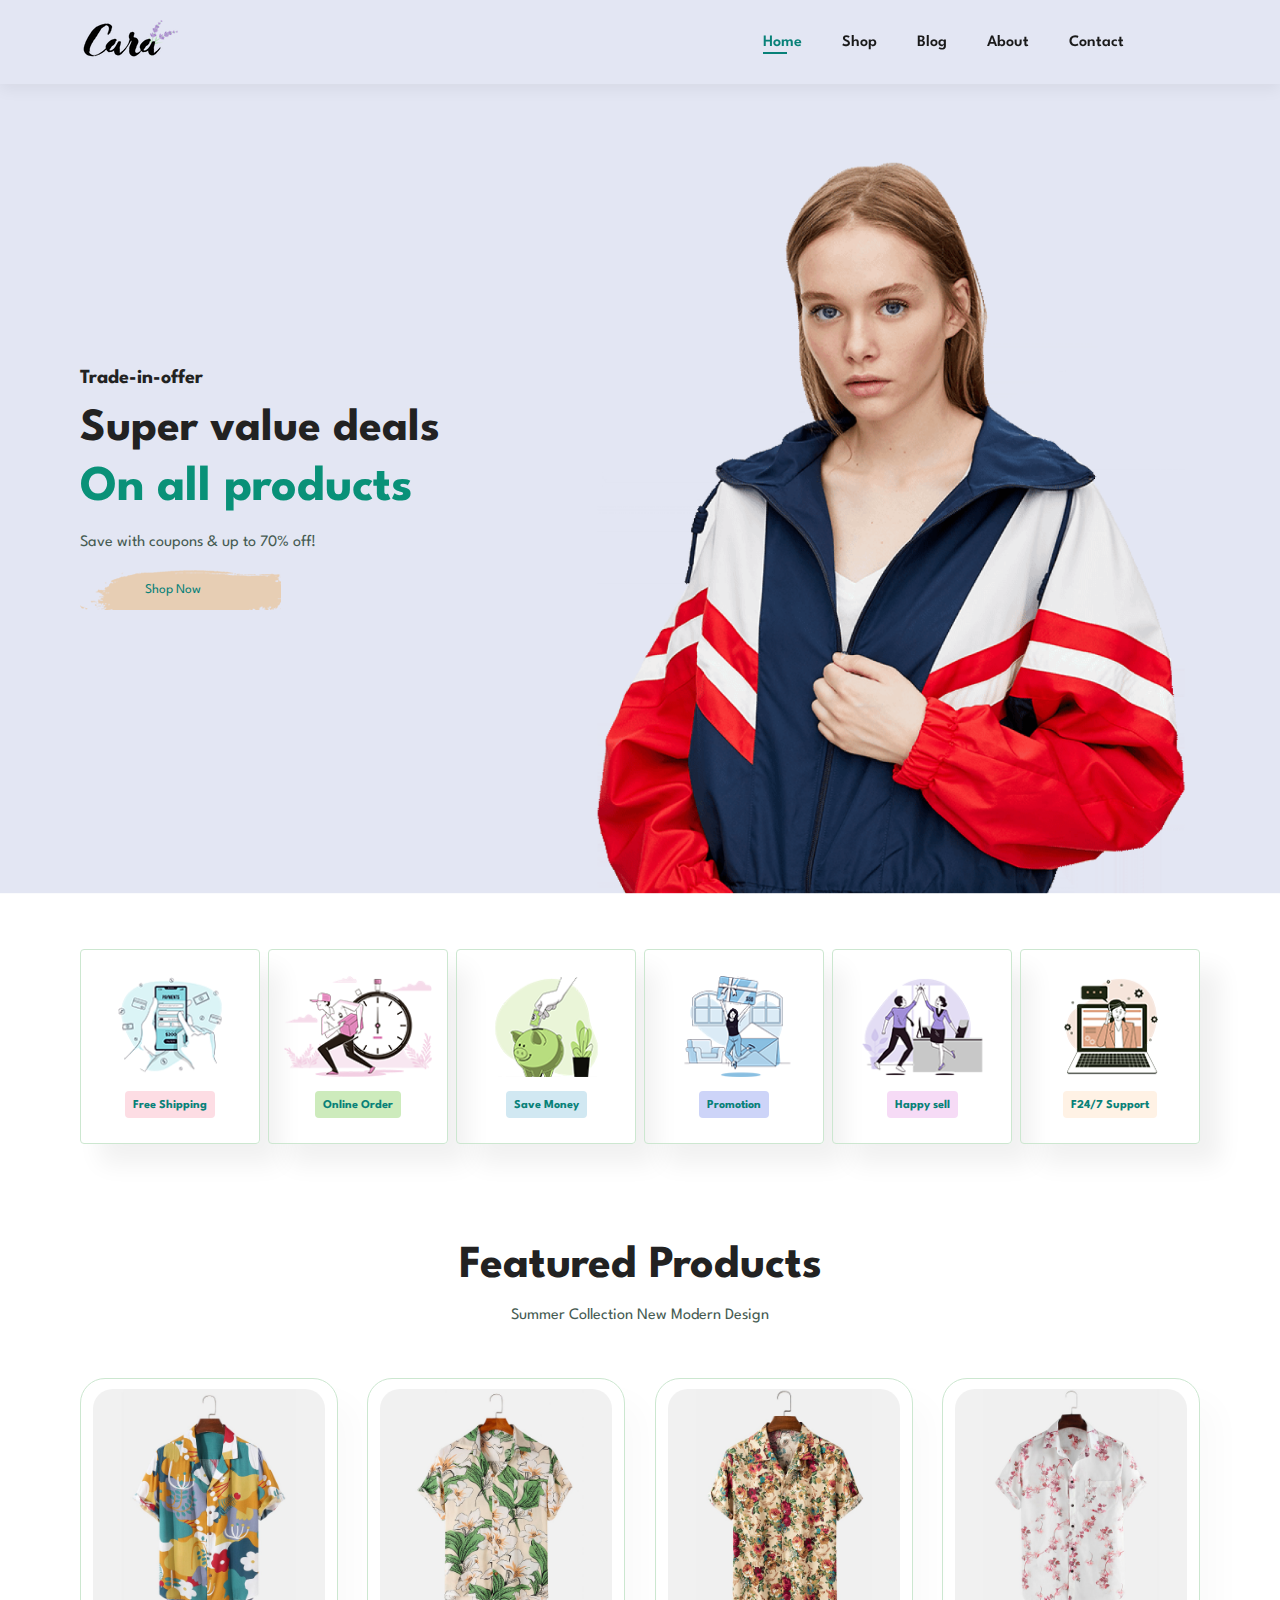
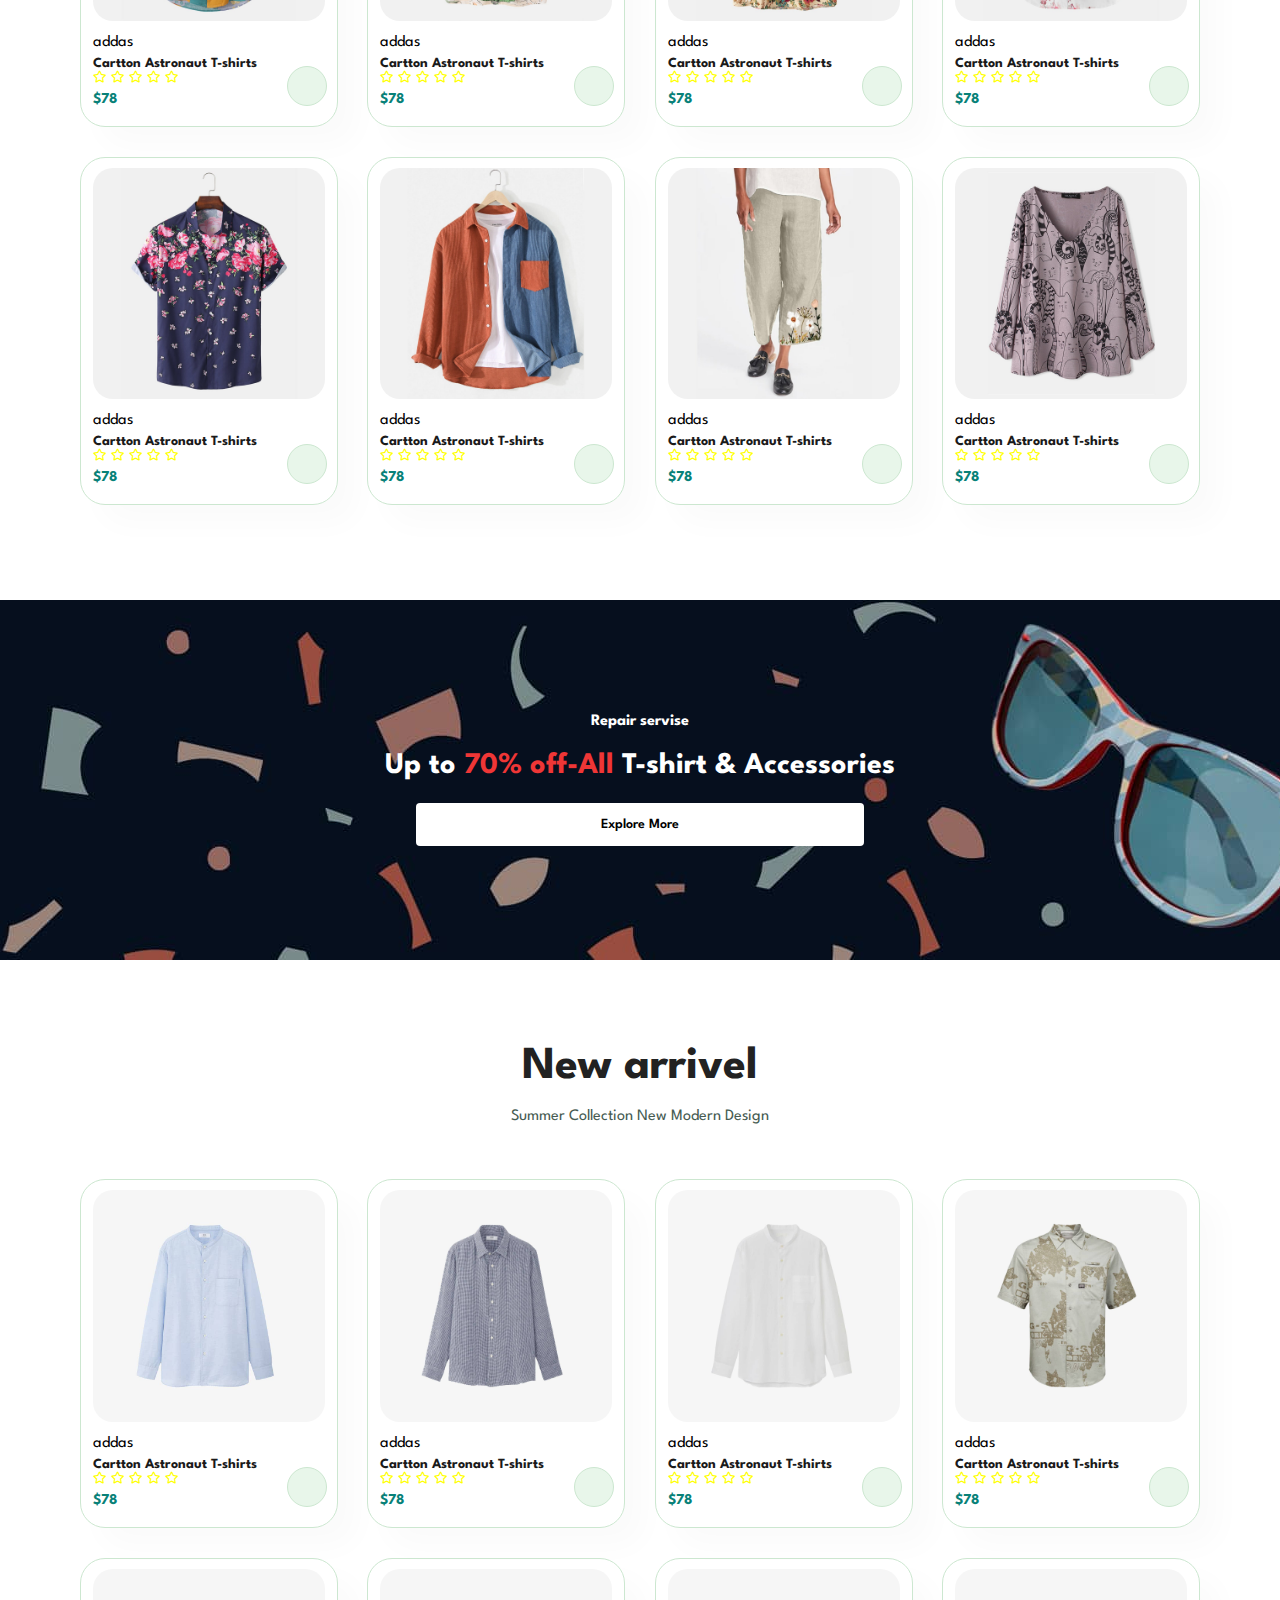
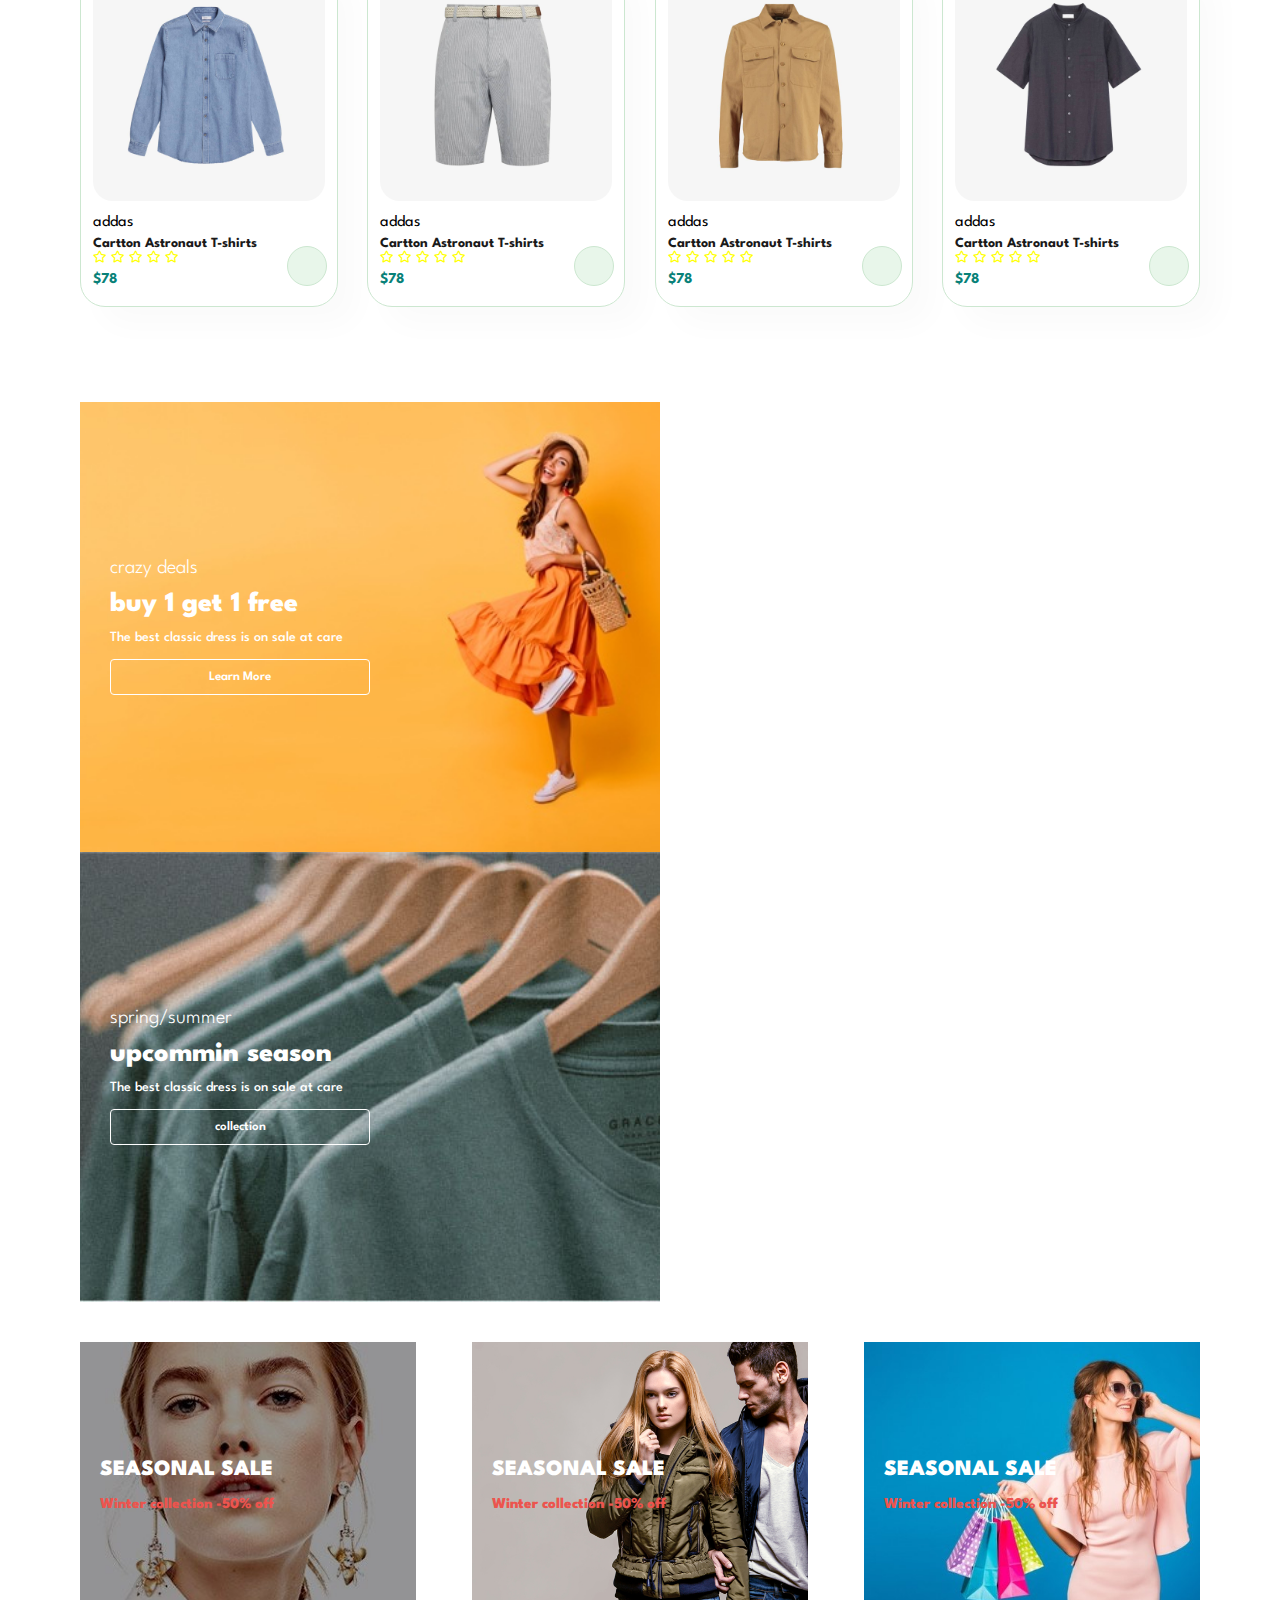
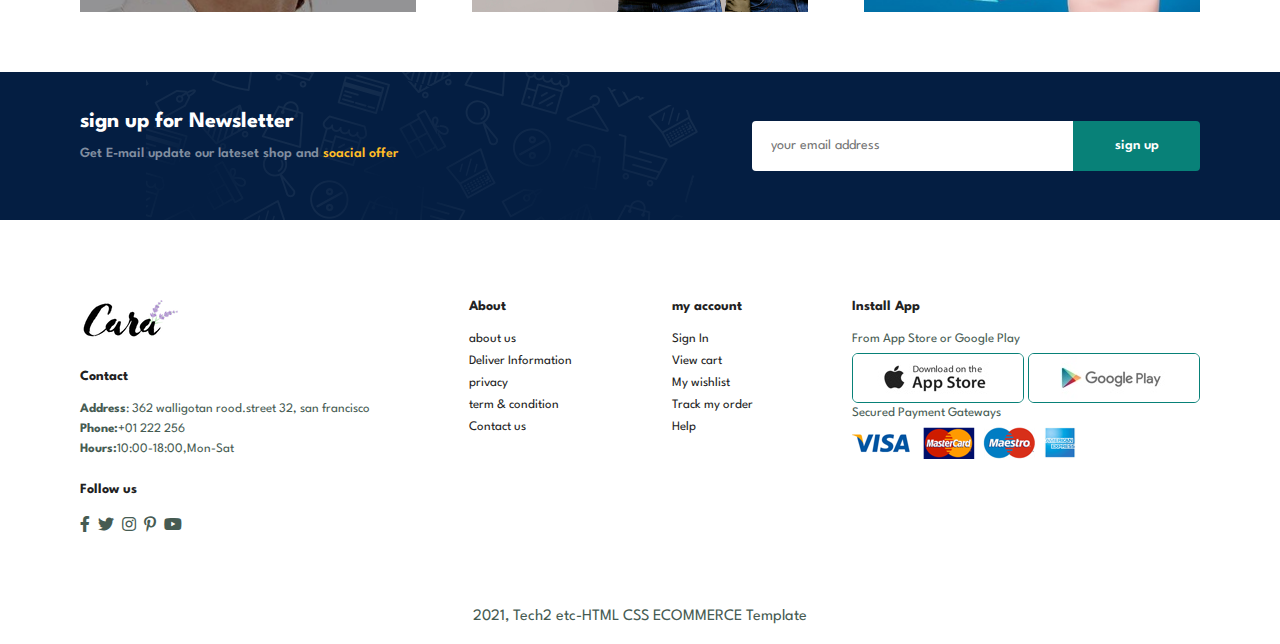
<file: PROJECT/index.html>
<!DOCTYPE html>
<html lang="en">
<head>
    <meta charset="UTF-8">
    <meta http-equiv="X-UA-Compatible" content="IE=edge">
    <meta name="viewport" content="width=device-width, initial-scale=1.0">
    <title>TECH2ETC ECOMMERCE TURORIAL</title>
    <link rel="stylesheet" href="https://pro.fontawesome.com/releases/v5.10.0/css/all.css" />
    <link rel="stylesheet" href="style.css">
</head>
<body>
    <section id="header">
        <a href="#">
            <img src="img/logo.png " class="logo" alt="">
        </a>
        <div>
            <ul id="navbar">
                <li><a class="active" href="index.html">Home</a></li>
                <li><a href="shop.html">Shop</a></li>
                <li><a href="blog.html">Blog</a></li>
                <li><a href="about.html">About</a></li>
                <li><a href="contact.html">Contact</a></li>
                <li id="lg-bag"><a href="cart.html"><i class="far fa-shopping-bag"></i></i></a></li>
                <a href="#" id="close"><i class="far fa-times"></i></a>
                
            </ul>
        </div>
        <div id="mobile">
            <a href="cart.html"><i class="far fa-shopping-bag"></i></i></a>

            <i id="bar" class="far fa-outdent"></i>
        </div>
    </section>
    <section id="hero">
        <h4>Trade-in-offer</h4>
        <h2>Super value deals</h2>
        <h1>On all products</h1>
        <p>Save with coupons & up to 70% off!</p>
        <button>Shop Now</button>

    </section>
    <section id="feature" class="section-p1">
        <div class="fe-box">
            <img src="img/features/f1.png" > 
            <h6>Free Shipping</h6>
        </div>
        <div class="fe-box">
            <img src="img/features/f2.png" > 
            <h6>Online Order</h6>
        </div>
        <div class="fe-box">
            <img src="img/features/f3.png" > 
            <h6>Save Money</h6>
        </div>
        <div class="fe-box">
            <img src="img/features/f4.png" > 
            <h6>Promotion</h6>
        </div>
        <div class="fe-box">
            <img src="img/features/f5.png" > 
            <h6>Happy sell</h6>
        </div>
        <div class="fe-box">
            <img src="img/features/f6.png" > 
            <h6>F24/7 Support</h6>
        </div>
    </section>





    <section id="product1" class="section-p1">
        <h2>Featured Products</h2>
        <p>Summer Collection New Modern Design</p>
        <div class="pro-container">
            <div class="pro">
                <img src="img/products/f1.jpg">
                <div class="des">
                    <span>addas</span>
                    <h5>Cartton Astronaut T-shirts</h5>
                    <div class="star">
                    <i class="far fa-star"></i>
                    <i class="far fa-star"></i>
                    <i class="far fa-star"></i>
                    <i class="far fa-star"></i>
                    <i class="far fa-star"></i>
                </div>
                <h4>$78</h4>
            </div>
            <a href="#"><i class="far fa-shopping-cart cart"></i></a>
            </div>


            <div class="pro">
                <img src="img/products/f2.jpg">
                <div class="des">
                    <span>addas</span>
                    <h5>Cartton Astronaut T-shirts</h5>
                    <div class="star">
                    <i class="far fa-star"></i>
                    <i class="far fa-star"></i>
                    <i class="far fa-star"></i>
                    <i class="far fa-star"></i>
                    <i class="far fa-star"></i>
                </div>
                <h4>$78</h4>
            </div>
            <a href="#"><i class="far fa-shopping-cart cart"></i></a>
            </div>

            <div class="pro">
                <img src="img/products/f3.jpg">
                <div class="des">
                    <span>addas</span>
                    <h5>Cartton Astronaut T-shirts</h5>
                    <div class="star">
                    <i class="far fa-star"></i>
                    <i class="far fa-star"></i>
                    <i class="far fa-star"></i>
                    <i class="far fa-star"></i>
                    <i class="far fa-star"></i>
                </div>
                <h4>$78</h4>
            </div>
            <a href="#"><i class="far fa-shopping-cart cart"></i></a>
            </div>

            <div class="pro">
                <img src="img/products/f4.jpg">
                <div class="des">
                    <span>addas</span>
                    <h5>Cartton Astronaut T-shirts</h5>
                    <div class="star">
                    <i class="far fa-star"></i>
                    <i class="far fa-star"></i>
                    <i class="far fa-star"></i>
                    <i class="far fa-star"></i>
                    <i class="far fa-star"></i>
                </div>
                <h4>$78</h4>
            </div>
            <a href="#"><i class="far fa-shopping-cart cart"></i></a>
            </div>

            <div class="pro">
                <img src="img/products/f5.jpg">
                <div class="des">
                    <span>addas</span>
                    <h5>Cartton Astronaut T-shirts</h5>
                    <div class="star">
                    <i class="far fa-star"></i>
                    <i class="far fa-star"></i>
                    <i class="far fa-star"></i>
                    <i class="far fa-star"></i>
                    <i class="far fa-star"></i>
                </div>
                <h4>$78</h4>
            </div>
            <a href="#"><i class="far fa-shopping-cart cart"></i></a>
            </div>

            <div class="pro">
                <img src="img/products/f6.jpg">
                <div class="des">
                    <span>addas</span>
                    <h5>Cartton Astronaut T-shirts</h5>
                    <div class="star">
                    <i class="far fa-star"></i>
                    <i class="far fa-star"></i>
                    <i class="far fa-star"></i>
                    <i class="far fa-star"></i>
                    <i class="far fa-star"></i>
                </div>
                <h4>$78</h4>
            </div>
            <a href="#"><i class="far fa-shopping-cart cart"></i></a>
            </div>

            <div class="pro">
                <img src="img/products/f7.jpg">
                <div class="des">
                    <span>addas</span>
                    <h5>Cartton Astronaut T-shirts</h5>
                    <div class="star">
                    <i class="far fa-star"></i>
                    <i class="far fa-star"></i>
                    <i class="far fa-star"></i>
                    <i class="far fa-star"></i>
                    <i class="far fa-star"></i>
                </div>
                <h4>$78</h4>
            </div>
            <a href="#"><i class="far fa-shopping-cart cart"></i></a>
            </div>

            
            <div class="pro">
                <img src="img/products/f8.jpg">
                <div class="des">
                    <span>addas</span>
                    <h5>Cartton Astronaut T-shirts</h5>
                    <div class="star">
                    <i class="far fa-star"></i>
                    <i class="far fa-star"></i>
                    <i class="far fa-star"></i>
                    <i class="far fa-star"></i>
                    <i class="far fa-star"></i>
                </div>
                <h4>$78</h4>
            </div>
            <a href="#"><i class="far fa-shopping-cart cart"></i></a>
            </div>

        </div>
    </section>





    <section id="banner" class="section-m1">
        <h4>Repair servise</h4>
        <h2>Up to <span> 70% off-All</span> T-shirt & Accessories</h2>
        <button class="normal"> Explore More</button>
    </section>

        <section id="product1" class="section-p1">
        <h2>New arrivel</h2>
        <p>Summer Collection New Modern Design</p>
        <div class="pro-container">
            <div class="pro">
                <img src="img/products/n1.jpg">
                <div class="des">
                    <span>addas</span>
                    <h5>Cartton Astronaut T-shirts</h5>
                    <div class="star">
                    <i class="far fa-star"></i>
                    <i class="far fa-star"></i>
                    <i class="far fa-star"></i>
                    <i class="far fa-star"></i>
                    <i class="far fa-star"></i>
                </div>
                <h4>$78</h4>
            </div>
            <a href="#"><i class="far fa-shopping-cart cart"></i></a>
            </div>


            <div class="pro">
                <img src="img/products/n2.jpg">
                <div class="des">
                    <span>addas</span>
                    <h5>Cartton Astronaut T-shirts</h5>
                    <div class="star">
                    <i class="far fa-star"></i>
                    <i class="far fa-star"></i>
                    <i class="far fa-star"></i>
                    <i class="far fa-star"></i>
                    <i class="far fa-star"></i>
                </div>
                <h4>$78</h4>
            </div>
            <a href="#"><i class="far fa-shopping-cart cart"></i></a>
            </div>

            <div class="pro">
                <img src="img/products/n3.jpg">
                <div class="des">
                    <span>addas</span>
                    <h5>Cartton Astronaut T-shirts</h5>
                    <div class="star">
                    <i class="far fa-star"></i>
                    <i class="far fa-star"></i>
                    <i class="far fa-star"></i>
                    <i class="far fa-star"></i>
                    <i class="far fa-star"></i>
                </div>
                <h4>$78</h4>
            </div>
            <a href="#"><i class="far fa-shopping-cart cart"></i></a>
            </div>

            <div class="pro">
                <img src="img/products/n4.jpg">
                <div class="des">
                    <span>addas</span>
                    <h5>Cartton Astronaut T-shirts</h5>
                    <div class="star">
                    <i class="far fa-star"></i>
                    <i class="far fa-star"></i>
                    <i class="far fa-star"></i>
                    <i class="far fa-star"></i>
                    <i class="far fa-star"></i>
                </div>
                <h4>$78</h4>
            </div>
            <a href="#"><i class="far fa-shopping-cart cart"></i></a>
            </div>

            <div class="pro">
                <img src="img/products/n5.jpg">
                <div class="des">
                    <span>addas</span>
                    <h5>Cartton Astronaut T-shirts</h5>
                    <div class="star">
                    <i class="far fa-star"></i>
                    <i class="far fa-star"></i>
                    <i class="far fa-star"></i>
                    <i class="far fa-star"></i>
                    <i class="far fa-star"></i>
                </div>
                <h4>$78</h4>
            </div>
            <a href="#"><i class="far fa-shopping-cart cart"></i></a>
            </div>

            <div class="pro">
                <img src="img/products/n6.jpg">
                <div class="des">
                    <span>addas</span>
                    <h5>Cartton Astronaut T-shirts</h5>
                    <div class="star">
                    <i class="far fa-star"></i>
                    <i class="far fa-star"></i>
                    <i class="far fa-star"></i>
                    <i class="far fa-star"></i>
                    <i class="far fa-star"></i>
                </div>
                <h4>$78</h4>
            </div>
            <a href="#"><i class="far fa-shopping-cart cart"></i></a>
            </div>

            <div class="pro">
                <img src="img/products/n7.jpg">
                <div class="des">
                    <span>addas</span>
                    <h5>Cartton Astronaut T-shirts</h5>
                    <div class="star">
                    <i class="far fa-star"></i>
                    <i class="far fa-star"></i>
                    <i class="far fa-star"></i>
                    <i class="far fa-star"></i>
                    <i class="far fa-star"></i>
                </div>
                <h4>$78</h4>
            </div>
            <a href="#"><i class="far fa-shopping-cart cart"></i></a>
            </div>

            
            <div class="pro">
                <img src="img/products/n8.jpg">
                <div class="des">
                    <span>addas</span>
                    <h5>Cartton Astronaut T-shirts</h5>
                    <div class="star">
                    <i class="far fa-star"></i>
                    <i class="far fa-star"></i>
                    <i class="far fa-star"></i>
                    <i class="far fa-star"></i>
                    <i class="far fa-star"></i>
                </div>
                <h4>$78</h4>
            </div>
            <a href="#"><i class="far fa-shopping-cart cart"></i></a>
            </div>

        </div>
    </section>

    <section id="sm-banner" class="section-p1">
   <div class="banner-box">
    <h4>crazy deals</h4>
    <h2>buy 1 get 1 free </h2>
    <span>The best classic dress is on sale at care</span>
    <button class="white">Learn More</button>
   </div>

   <div class="banner-box banner-box2">
    <h4>spring/summer</h4>
    <h2>upcommin season</h2>
    <span>The best classic dress is on sale at care</span>
    <button class="white">collection</button>
    </div>
    </section>
    




    
    <section id="banner3">

        <div class="banner-box">
            <h2>SEASONAL SALE</h2>
            <h3>Winter collection -50% off</h3>
            </div>
            <div class="banner-box banner-box2">
            <h2>SEASONAL SALE</h2>
            <h3>Winter collection -50% off</h3>
            </div>
            <div class="banner-box banner-box3">
            <h2>SEASONAL SALE</h2>
            <h3>Winter collection -50% off</h3>
            </div>
    </section>







    <section id="newsletter" class="section-p1 section-m1">
        <div class="newstext">
            <h4>sign up for Newsletter</h4>
            <p> Get E-mail update our lateset shop and <span>soacial offer</span></p>
        </div>
        <div class="form">
            <input type="text" placeholder="your email address">
            <button class="normal">sign up</button>

        </div>
    </section>

    <footer class="section-p1">
        <div class="col">
            <img class="logo" src="img/logo.png" alt="">
            <h4>Contact</h4>
            <p><strong >Address</strong>: 362 walligotan rood.street 32, san francisco</p>
            <p><strong>Phone:</strong>+01 222 256</p>
            <p><strong>Hours:</strong>10:00-18:00,Mon-Sat</p>
            <div class="follow">
                <h4>Follow us</h4>
                <div class="icon">
                    <i class="fab fa-facebook-f"></i>
                    <i class="fab fa-twitter"></i>
                    <i class="fab fa-instagram"></i>
                    <i class="fab fa-pinterest-p"></i>
                    <i class="fab fa-youtube"></i>
                </div>
            </div>
        </div>

        <div class="col">
            <h4>About</h4>
            <a href="#">about us</a>
            <a href="#">Deliver Information</a>
            <a href="#">privacy</a>
            <a href="#">term & condition</a>
            <a href="#">Contact us</a>
        </div>

        <div class="col">
            <h4>my account</h4>
            <a href="#">Sign In</a>
            <a href="#">View cart</a>
            <a href="#">My wishlist</a>
            <a href="#">Track my order</a>
            <a href="#">Help</a>
        </div>

        <div class="col install">
            <h4>Install App</h4>
            <p>From App Store or Google Play</p>
            <div class="row">
                <img src="img/pay/app.jpg" alt="">
                <img src="img/pay/play.jpg" alt="">
                </div>
                <p>Secured Payment Gateways</p>

                <img src="img/pay/pay.png">
        </div>
        
    </footer>
    
    <script src="script.js"></script>


    <div class="copyright">
        <p>2021, Tech2 etc-HTML CSS ECOMMERCE Template</p>
    </div>
</body>
</html>
</file>
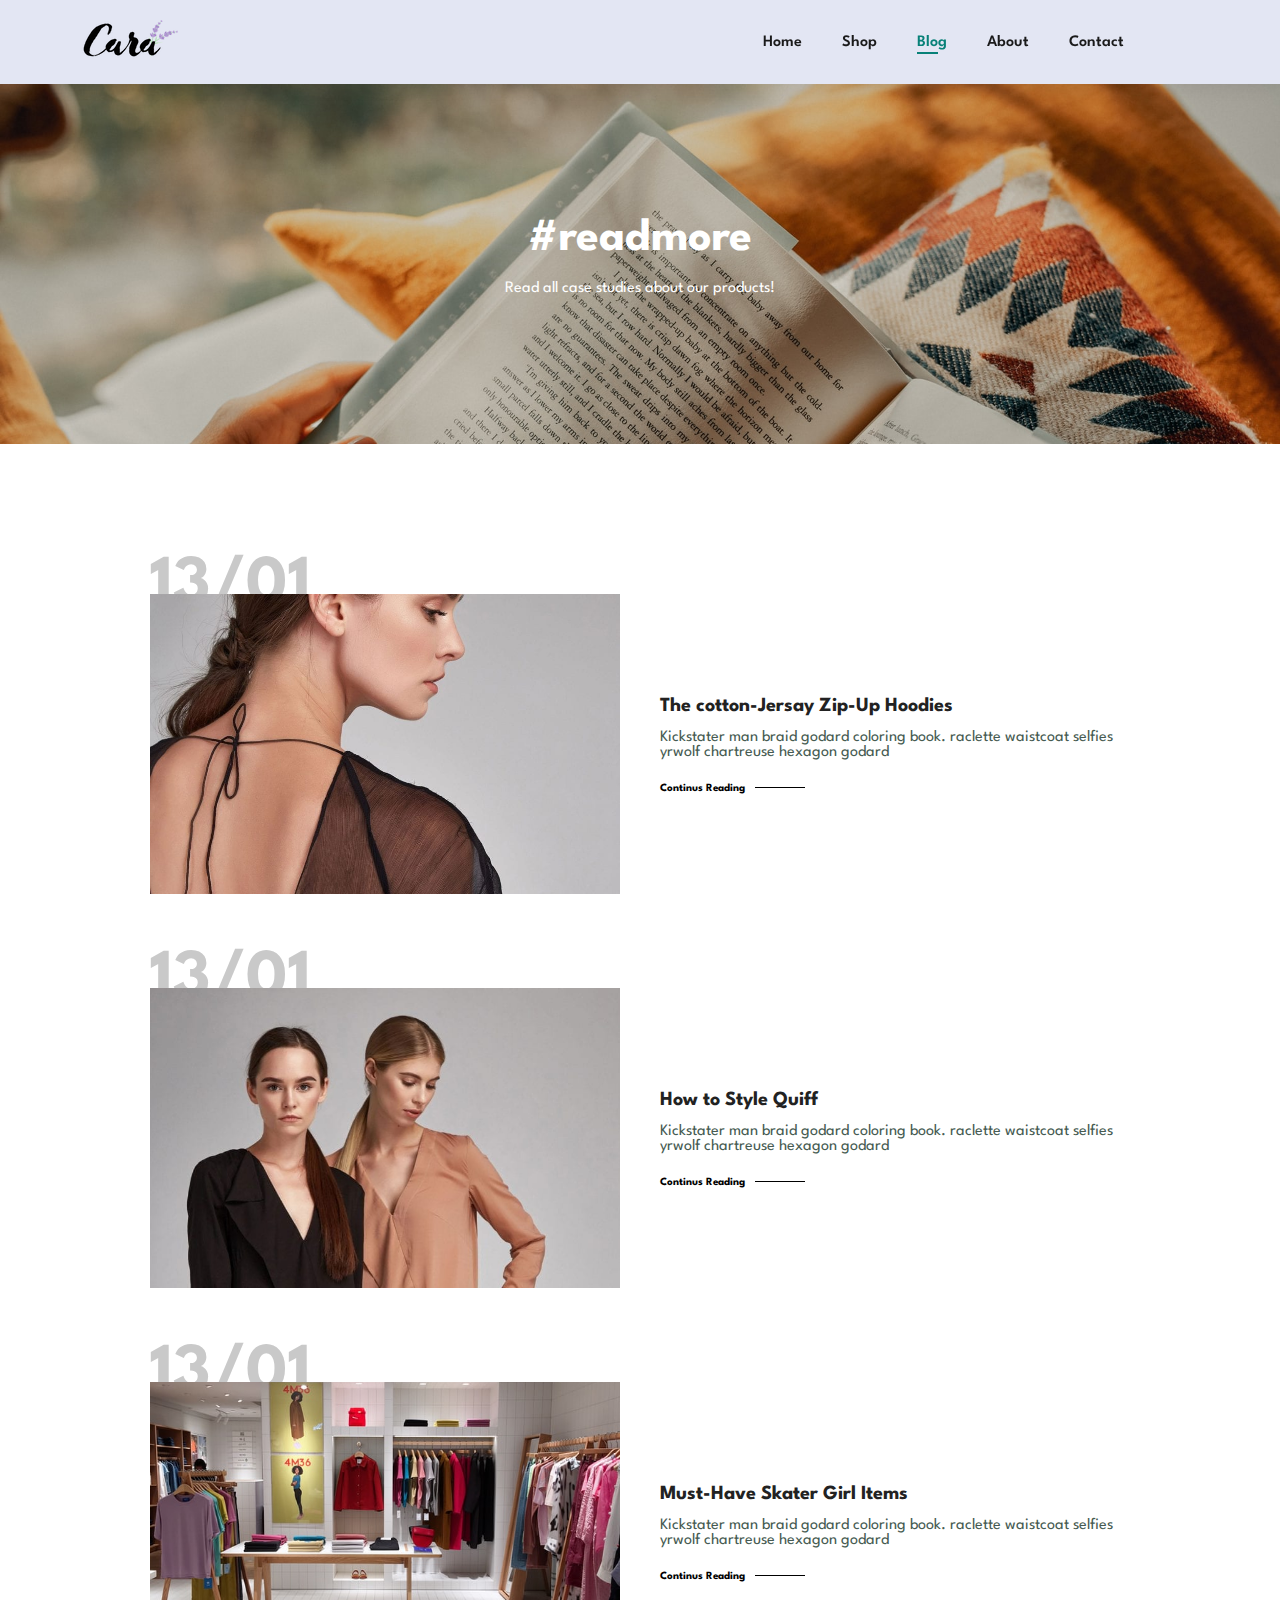
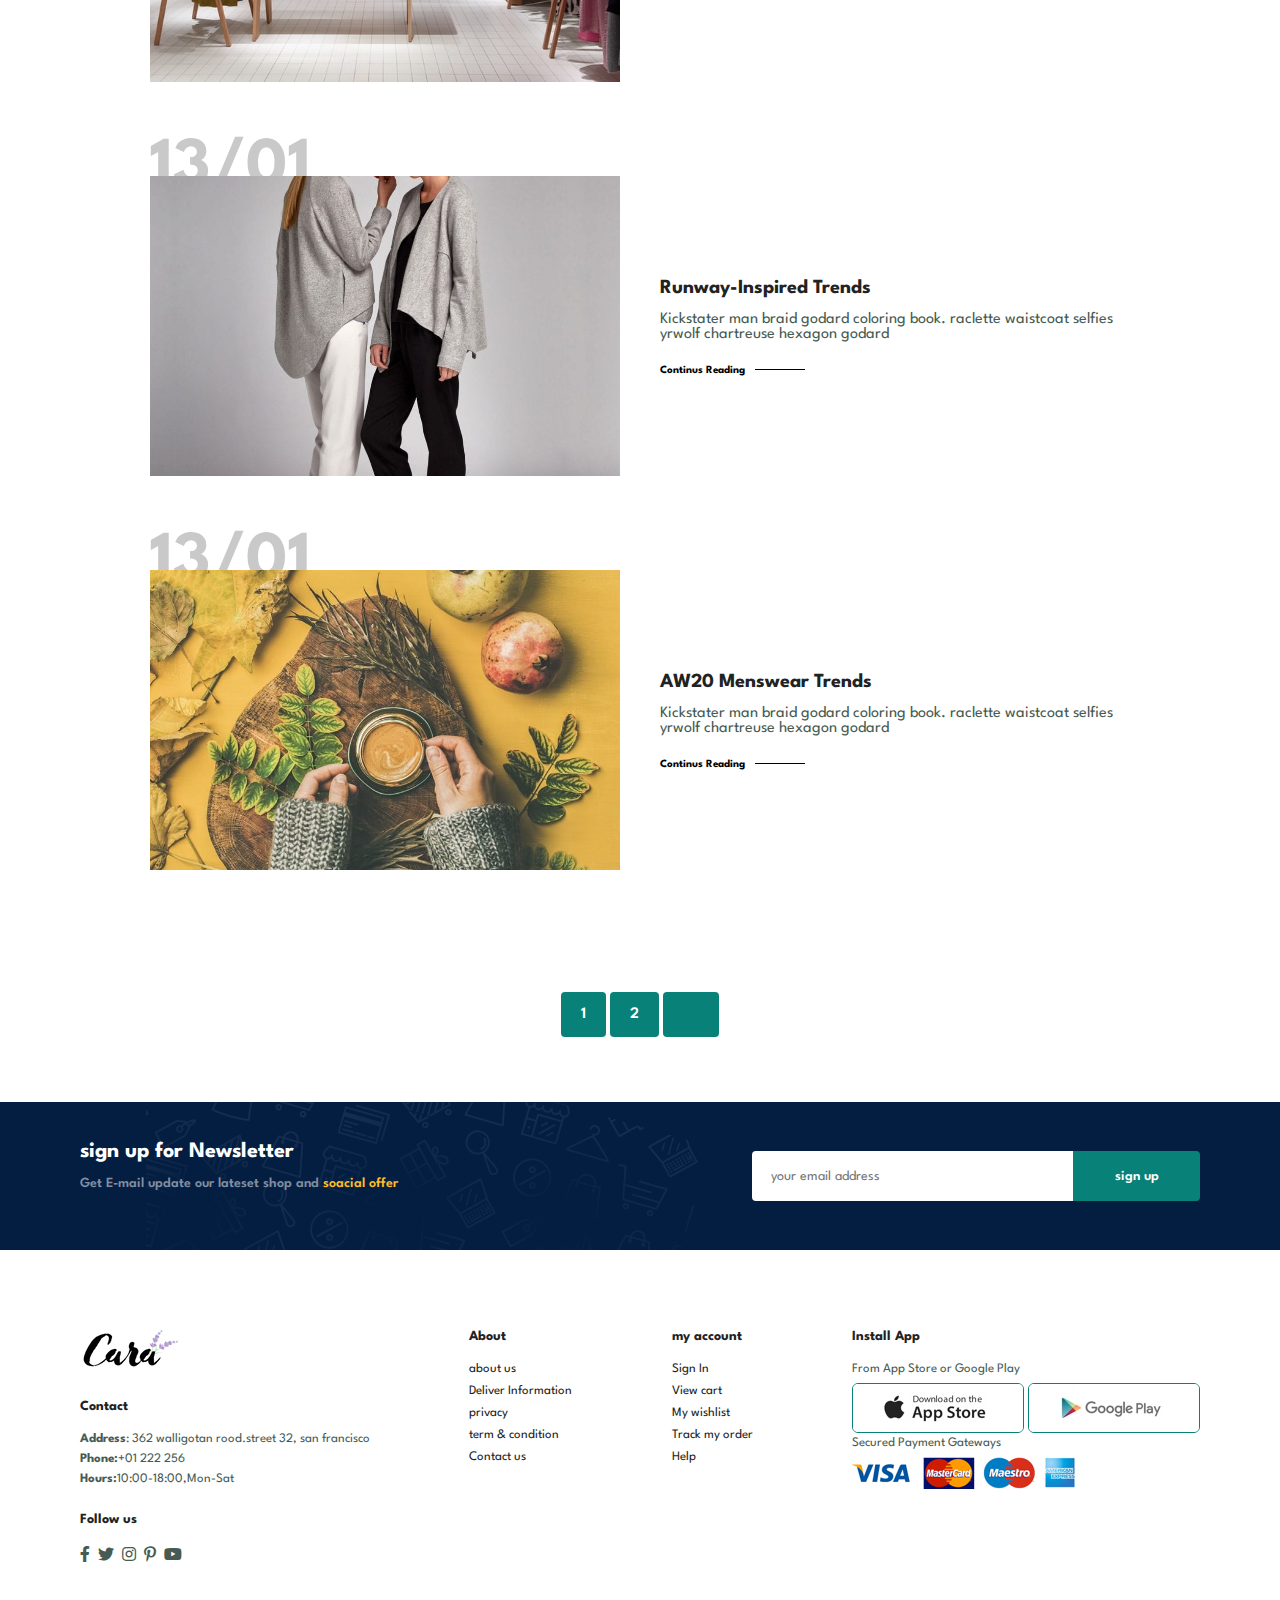
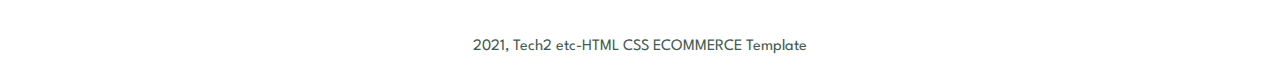
<file: PROJECT/blog.html>
<!DOCTYPE html>
<html lang="en">
<head>
    <meta charset="UTF-8">
    <meta http-equiv="X-UA-Compatible" content="IE=edge">
    <meta name="viewport" content="width=device-width, initial-scale=1.0">
    <title>TECH2ETC ECOMMERCE TURORIAL</title>
    <link rel="stylesheet" href="https://pro.fontawesome.com/releases/v5.10.0/css/all.css" />
    <link rel="stylesheet" href="style.css">
</head>
<body>
    <section id="header">
        <a href="#">
            <img src="img/logo.png " class="logo" alt="">
        </a>
        <div>
            <ul id="navbar">
                <li><a href="index.html">Home</a></li>
                <li><a href="shop.html">Shop</a></li>
                <li><a class="active"  href="blog.html">Blog</a></li>
                <li><a href="about.html">About</a></li>
                <li><a href="contact.html">Contact</a></li>
                <li id="lg-bag"><a href="cart.html"><i class="far fa-shopping-bag"></i></i></a></li>
                <a href="#" id="close"><i class="far fa-times"></i></a>
                
            </ul>
        </div>
        <div id="mobile">
            <a href="cart.html"><i class="far fa-shopping-bag"></i></i></a>

            <i id="bar" class="far fa-outdent"></i>
        </div>
    </section>

    <section id="page-header" class="blog-header">
      
        <h2>#readmore</h2>
      
        <p>Read all case studies about our products!</p>
        

    </section>

    <section id="blog">
        <div class="blog-box">
            <div class="blog-img">
                <img src="img/blog/b1.jpg">
            </div>
            <div class="blog-details">
                <h4>The cotton-Jersay Zip-Up Hoodies</h4>
                <p>Kickstater man braid godard coloring book. raclette waistcoat selfies yrwolf chartreuse hexagon godard</p>
            <a href="#">Continus Reading</a>

            </div>
            <h1>13/01</h1>
        </div>

        <div class="blog-box">
            <div class="blog-img">
                <img src="img/blog/b2.jpg">
            </div>
            <div class="blog-details">
                <h4>How to Style Quiff</h4>
                <p>Kickstater man braid godard coloring book. raclette waistcoat selfies yrwolf chartreuse hexagon godard</p>
            <a href="#">Continus Reading</a>

            </div>
            <h1>13/01</h1>
        </div>

        <div class="blog-box">
            <div class="blog-img">
                <img src="img/blog/b3.jpg">
            </div>
            <div class="blog-details">
                <h4>Must-Have Skater Girl Items</h4>
                <p>Kickstater man braid godard coloring book. raclette waistcoat selfies yrwolf chartreuse hexagon godard</p>
            <a href="#">Continus Reading</a>

            </div>
            <h1>13/01</h1>
        </div>

        <div class="blog-box">
            <div class="blog-img">
                <img src="img/blog/b4.jpg">
            </div>
            <div class="blog-details">
                <h4>Runway-Inspired Trends</h4>
                <p>Kickstater man braid godard coloring book. raclette waistcoat selfies yrwolf chartreuse hexagon godard</p>
            <a href="#">Continus Reading</a>

            </div>
            <h1>13/01</h1>
        </div>

        
        <div class="blog-box">
            <div class="blog-img">
                <img src="img/blog/b6.jpg">
            </div>
            <div class="blog-details">
                <h4>AW20 Menswear Trends</h4>
                <p>Kickstater man braid godard coloring book. raclette waistcoat selfies yrwolf chartreuse hexagon godard</p>
            <a href="#">Continus Reading</a>

            </div>
            <h1>13/01</h1>
        </div>

    </section>





    <section id="pageination" class="section-p1">
        <a href="#">1</a>
        <a href="#">2</a>
        <a href="#"><i class="far fa-long-arrow-alt-right"></i></a>
    </section>





    <section id="newsletter" class="section-p1 section-m1">
        <div class="newstext">
            <h4>sign up for Newsletter</h4>
            <p> Get E-mail update our lateset shop and <span>soacial offer</span></p>
        </div>
        <div class="form">
            <input type="text" placeholder="your email address">
            <button class="normal">sign up</button>

        </div>
    </section>

    <footer class="section-p1">
        <div class="col">
            <img class="logo" src="img/logo.png" alt="">
            <h4>Contact</h4>
            <p><strong >Address</strong>: 362 walligotan rood.street 32, san francisco</p>
            <p><strong>Phone:</strong>+01 222 256</p>
            <p><strong>Hours:</strong>10:00-18:00,Mon-Sat</p>
            <div class="follow">
                <h4>Follow us</h4>
                <div class="icon">
                    <i class="fab fa-facebook-f"></i>
                    <i class="fab fa-twitter"></i>
                    <i class="fab fa-instagram"></i>
                    <i class="fab fa-pinterest-p"></i>
                    <i class="fab fa-youtube"></i>
                </div>
            </div>
        </div>

        <div class="col">
            <h4>About</h4>
            <a href="#">about us</a>
            <a href="#">Deliver Information</a>
            <a href="#">privacy</a>
            <a href="#">term & condition</a>
            <a href="#">Contact us</a>
        </div>

        <div class="col">
            <h4>my account</h4>
            <a href="#">Sign In</a>
            <a href="#">View cart</a>
            <a href="#">My wishlist</a>
            <a href="#">Track my order</a>
            <a href="#">Help</a>
        </div>

        <div class="col install">
            <h4>Install App</h4>
            <p>From App Store or Google Play</p>
            <div class="row">
                <img src="img/pay/app.jpg" alt="">
                <img src="img/pay/play.jpg" alt="">
                </div>
                <p>Secured Payment Gateways</p>

                <img src="img/pay/pay.png">
        </div>
        
    </footer>
    
    <script src="script.js"></script>


    <div class="copyright">
        <p>2021, Tech2 etc-HTML CSS ECOMMERCE Template</p>
    </div>
</body>
</html>
</file>
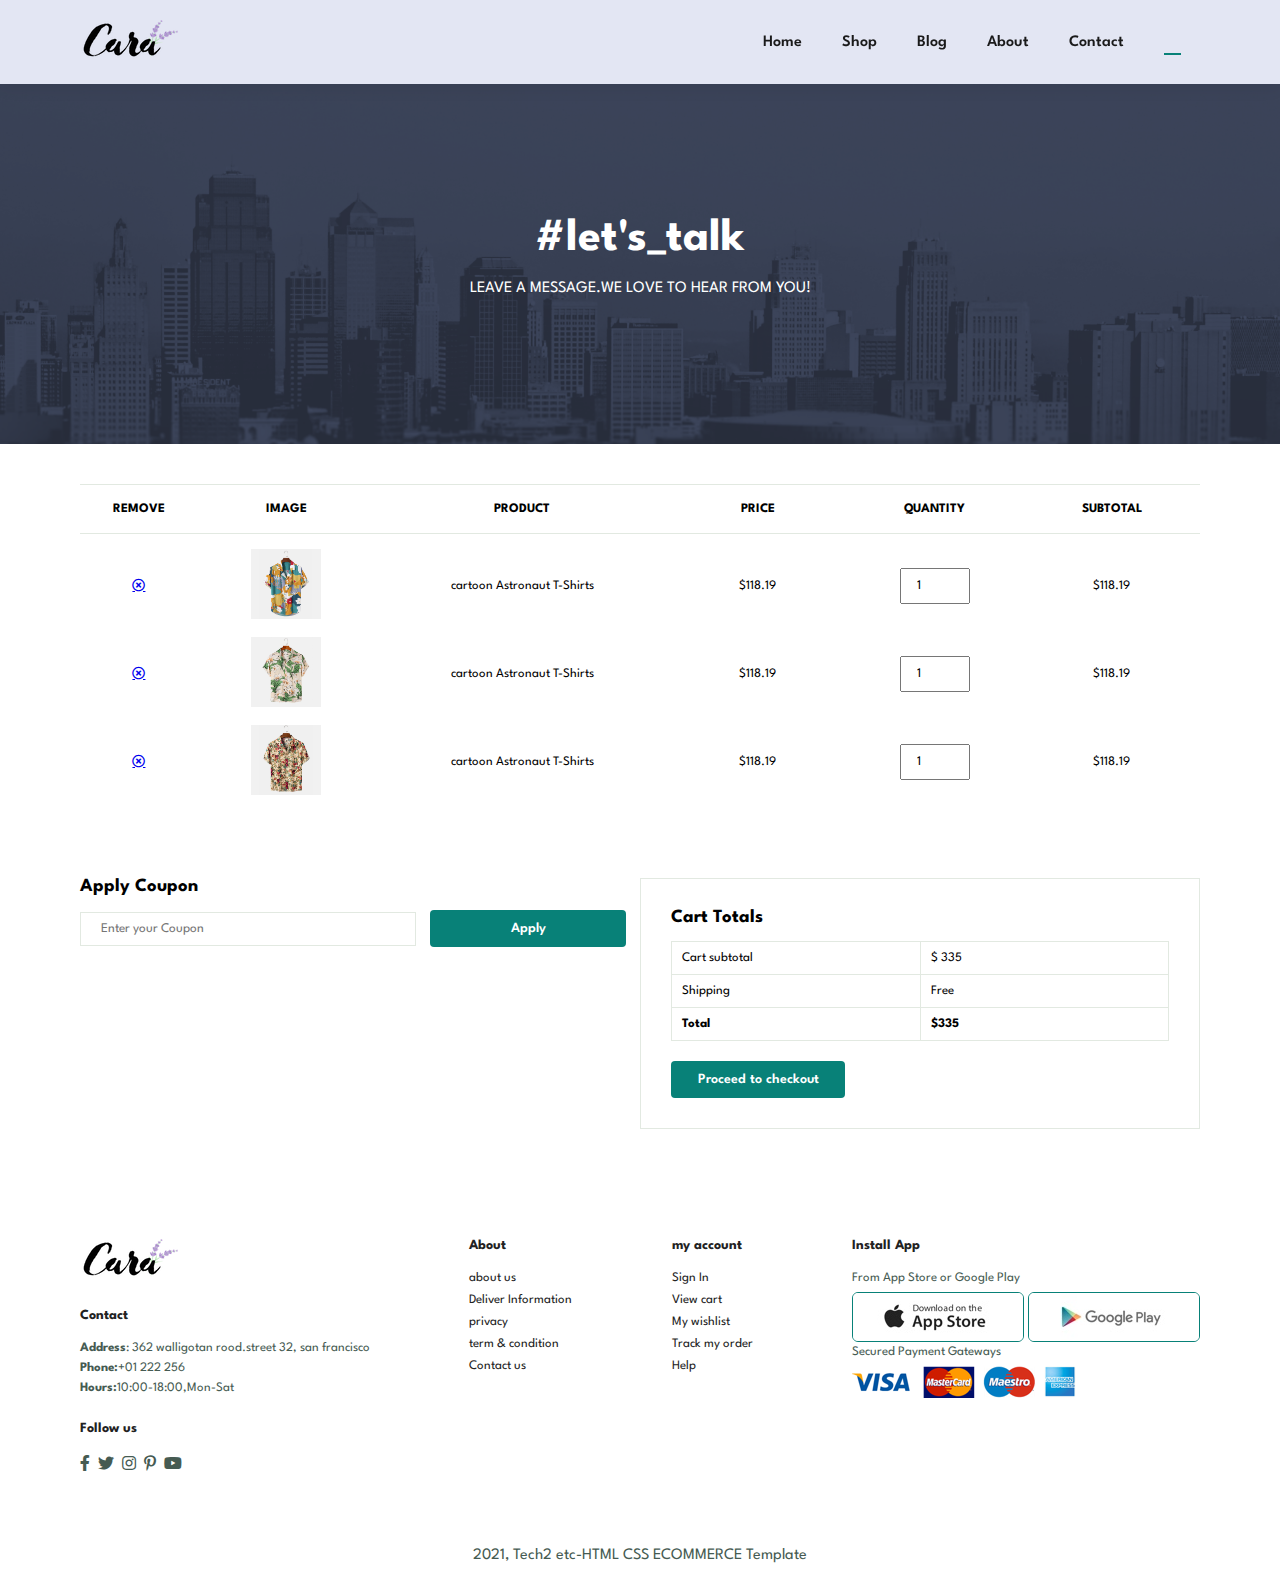
<file: PROJECT/cart.html>
<!DOCTYPE html>
<html lang="en">
<head>
    <meta charset="UTF-8">
    <meta http-equiv="X-UA-Compatible" content="IE=edge">
    <meta name="viewport" content="width=device-width, initial-scale=1.0">
    <title>TECH2ETC ECOMMERCE TURORIAL</title>
    <link rel="stylesheet" href="https://pro.fontawesome.com/releases/v5.10.0/css/all.css" />
    <link rel="stylesheet" href="style.css">
</head>
<body>
    <section id="header">
        <a href="#">
            <img src="img/logo.png " class="logo" alt="">
        </a>
        <div>
            <ul id="navbar">
                <li><a href="index.html">Home</a></li>
                <li><a href="shop.html">Shop</a></li>
                <li><a href="blog.html">Blog</a></li>
                <li><a href="about.html">About</a></li>
                <li><a href="contact.html">Contact</a></li>
                <li id="lg-bag"><a class="active" href="cart.html"><i class="far fa-shopping-bag"></i></i></a></li>
                <a href="#" id="close"><i class="far fa-times"></i></a>
                
            </ul>
        </div>
        <div id="mobile">
            <a href="cart.html"><i class="far fa-shopping-bag"></i></i></a>

            <i id="bar" class="far fa-outdent"></i>
        </div>
    </section>

    <section id="page-header" class="about-header">
      
        <h2>#let's_talk</h2>
      
        <p>LEAVE A MESSAGE.WE LOVE TO HEAR FROM YOU!</p>
    </section>
    
    <section id="cart" class="section-p1">
        <table width="100%">
            <thead>
                <tr>
                    <td>Remove</td>
                    <td>Image</td>
                    <td>Product</td>
                    <td>Price</td>
                    <td>Quantity</td>
                    <td>Subtotal</td>
                </tr>

            </thead>
            <tbody>
                <tr>
                    <td><a href="#"<i class="far fa-times-circle"></i></a></td>
                    <td><img src="img/products/f1.jpg"></td>
                    <td>cartoon Astronaut T-Shirts</td>
                    <td>$118.19</td>
                    <td><input type="number" value="1"></td>
                    <td>$118.19</td>
                </tr>
                <tr>
                    <td><a href="#"<i class="far fa-times-circle"></i></a></td>
                    <td><img src="img/products/f2.jpg"></td>
                    <td>cartoon Astronaut T-Shirts</td>
                    <td>$118.19</td>
                    <td><input type="number" value="1"></td>
                    <td>$118.19</td>
                </tr>
                <tr>
                    <td><a href="#"<i class="far fa-times-circle"></i></a></td>
                    <td><img src="img/products/f3.jpg"></td>
                    <td>cartoon Astronaut T-Shirts</td>
                    <td>$118.19</td>
                    <td><input type="number" value="1"></td>
                    <td>$118.19</td>
                </tr>
            </tbody>

        </table>

    </section>
  
<section id="cart-add" class="section-p1">
    <div id="coupon">
        <h3>Apply Coupon</h3>
        <div>
            <input type="text" placeholder="Enter your Coupon">
            <button class="normal">Apply</button>
        </div>
    </div>
    <div id="Subtotal">
        <h3>Cart Totals</h3>
        <table>
            <tr>
                <td>Cart subtotal</td>
                <td>$ 335</td>
            </tr>
            <tr>
            <td>Shipping</td>
            <td>Free</td>
            </tr>
            <tr>
            <td><b>Total</b></td>
            <td><b>$335</b></td>
            </tr>
        </table>
        <button class="normal">Proceed to checkout</button>
    </div>

</section>
    <footer class="section-p1">
        <div class="col">
            <img class="logo" src="img/logo.png" alt="">
            <h4>Contact</h4>
            <p><strong >Address</strong>: 362 walligotan rood.street 32, san francisco</p>
            <p><strong>Phone:</strong>+01 222 256</p>
            <p><strong>Hours:</strong>10:00-18:00,Mon-Sat</p>
            <div class="follow">
                <h4>Follow us</h4>
                <div class="icon">
                    <i class="fab fa-facebook-f"></i>
                    <i class="fab fa-twitter"></i>
                    <i class="fab fa-instagram"></i>
                    <i class="fab fa-pinterest-p"></i>
                    <i class="fab fa-youtube"></i>
                </div>
            </div>
        </div>

        <div class="col">
            <h4>About</h4>
            <a href="#">about us</a>
            <a href="#">Deliver Information</a>
            <a href="#">privacy</a>
            <a href="#">term & condition</a>
            <a href="#">Contact us</a>
        </div>

        <div class="col">
            <h4>my account</h4>
            <a href="#">Sign In</a>
            <a href="#">View cart</a>
            <a href="#">My wishlist</a>
            <a href="#">Track my order</a>
            <a href="#">Help</a>
        </div>

        <div class="col install">
            <h4>Install App</h4>
            <p>From App Store or Google Play</p>
            <div class="row">
                <img src="img/pay/app.jpg" alt="">
                <img src="img/pay/play.jpg" alt="">
                </div>
                <p>Secured Payment Gateways</p>

                <img src="img/pay/pay.png">
        </div>
        
    </footer>
    
    <script src="script.js"></script>


    <div class="copyright">
        <p>2021, Tech2 etc-HTML CSS ECOMMERCE Template</p>
    </div>
</body>
</html>
</file>
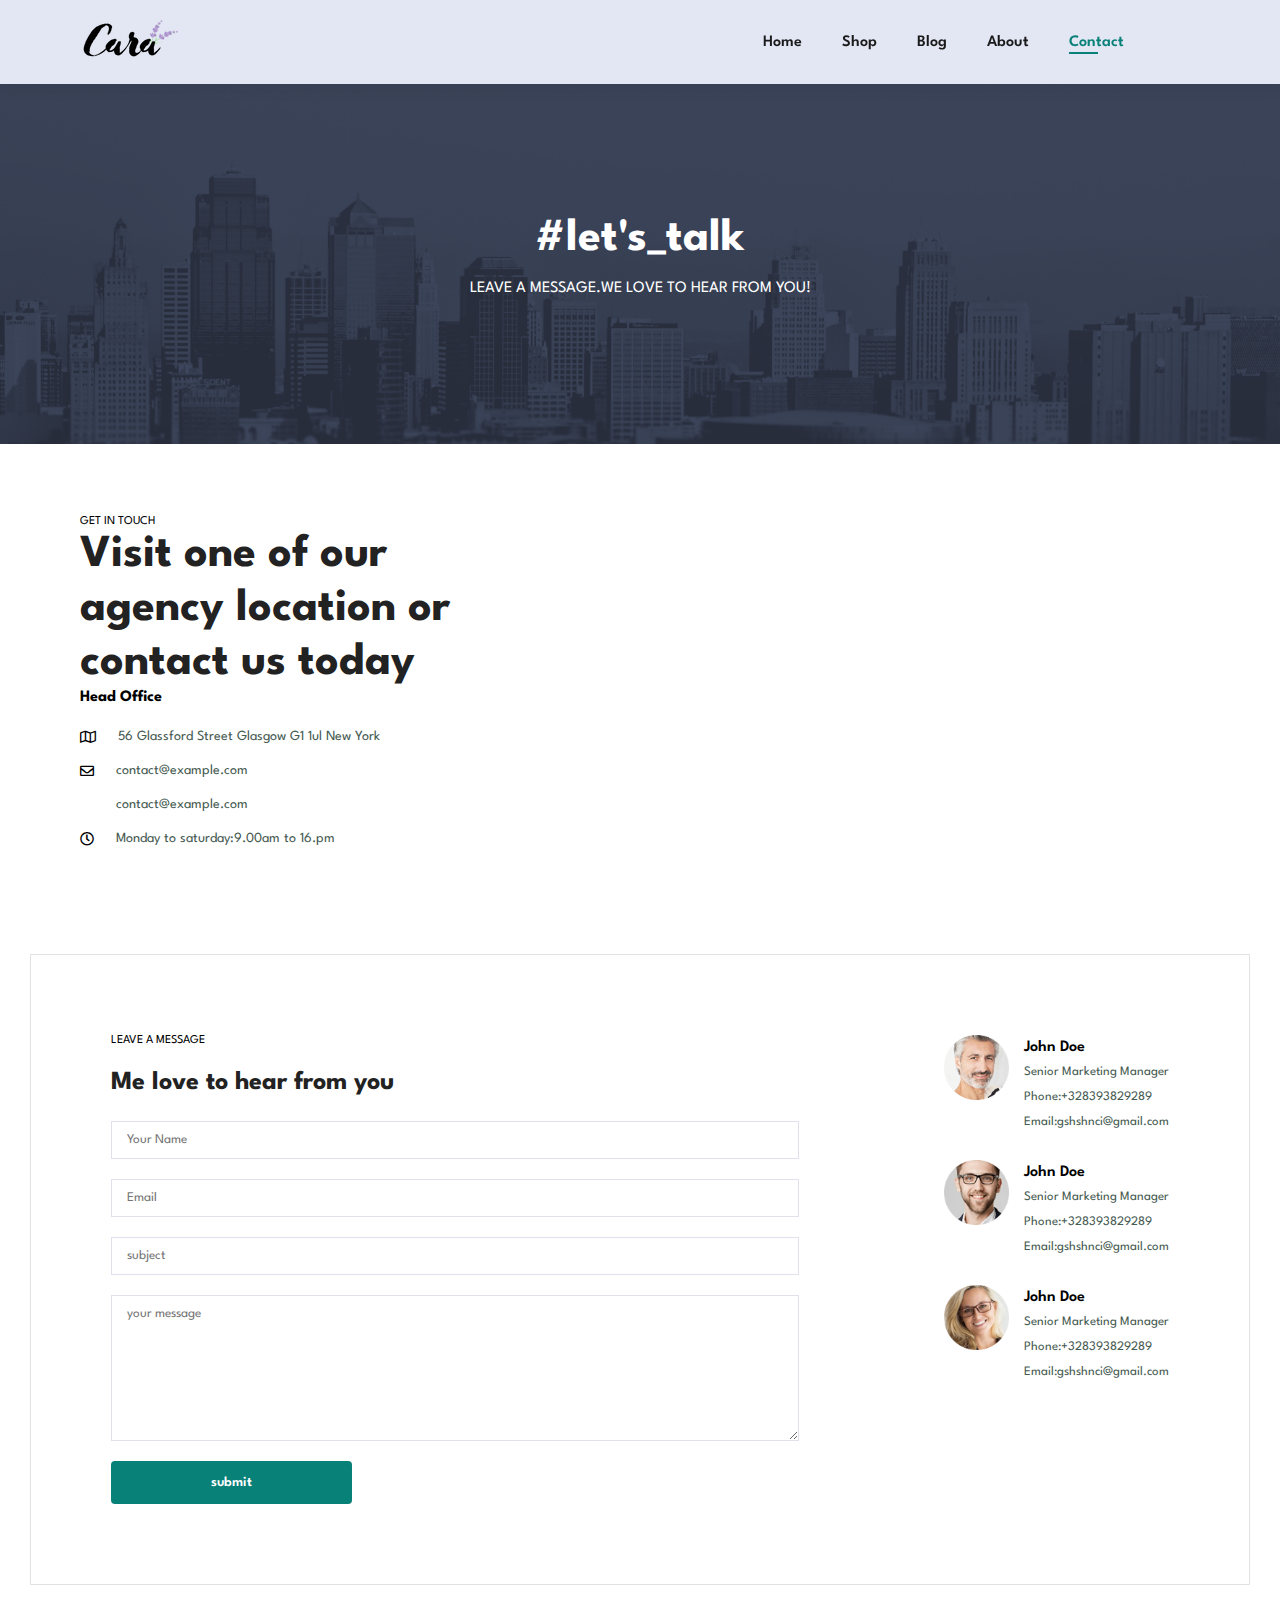
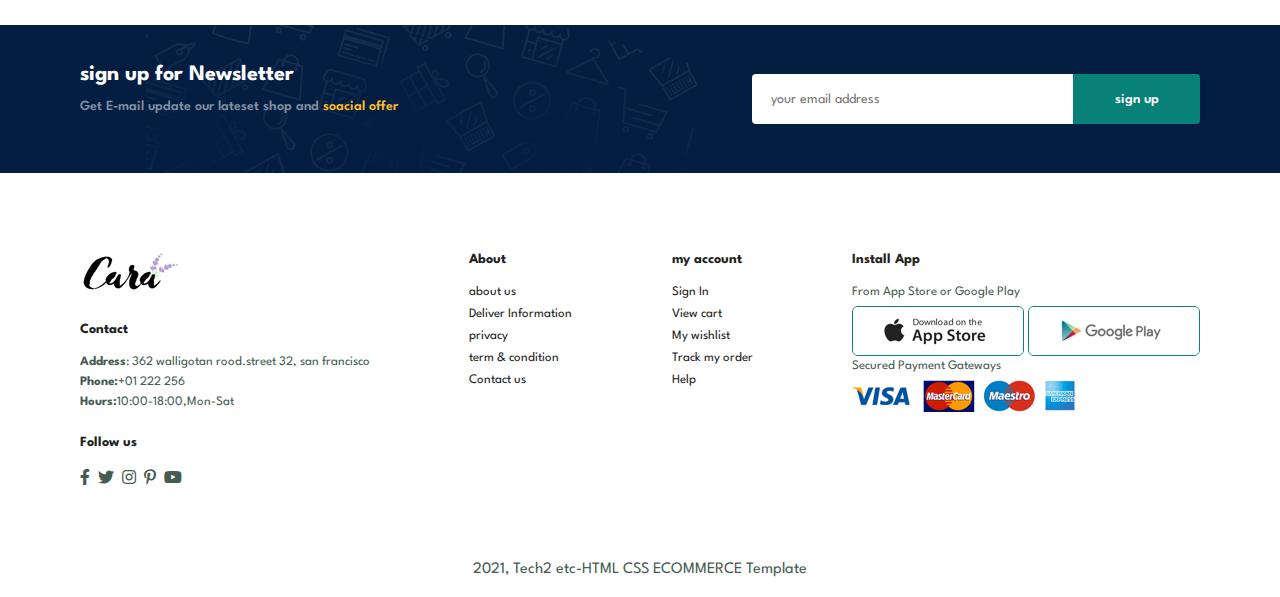
<file: PROJECT/contact.html>
<!DOCTYPE html>
<html lang="en">
<head>
    <meta charset="UTF-8">
    <meta http-equiv="X-UA-Compatible" content="IE=edge">
    <meta name="viewport" content="width=device-width, initial-scale=1.0">
    <title>TECH2ETC ECOMMERCE TURORIAL</title>
    <link rel="stylesheet" href="https://pro.fontawesome.com/releases/v5.10.0/css/all.css" />
    <link rel="stylesheet" href="style.css">
</head>
<body>
    <section id="header">
        <a href="#">
            <img src="img/logo.png " class="logo" alt="">
        </a>
        <div>
            <ul id="navbar">
                <li><a href="index.html">Home</a></li>
                <li><a href="shop.html">Shop</a></li>
                <li><a href="blog.html">Blog</a></li>
                <li><a href="about.html">About</a></li>
                <li><a class="active" href="contact.html">Contact</a></li>
                <li id="lg-bag"><a href="cart.html"><i class="far fa-shopping-bag"></i></i></a></li>
                <a href="#" id="close"><i class="far fa-times"></i></a>
                
            </ul>
        </div>
        <div id="mobile">
            <a href="cart.html"><i class="far fa-shopping-bag"></i></i></a>

            <i id="bar" class="far fa-outdent"></i>
        </div>
    </section>

    <section id="page-header" class="about-header">
      
        <h2>#let's_talk</h2>
      
        <p>LEAVE A MESSAGE.WE LOVE TO HEAR FROM YOU!</p>
    </section>

    <section id="contact-details" class="section-p1">
        <div class="details">
            <span>GET IN TOUCH</span>
            <h2>Visit one of our agency location or contact us today</h2>
            <h3>Head Office</h3>
            <div>
                <li>
                    <i class="far fa-map"></i>
                        <p>56 Glassford Street Glasgow G1 1ul New York</p>
                </li>
                <li>
                    <i class="far fa-envelope"></i>
                        <p>contact@example.com</p>
                 
                </li>
                <li>
                    <i class="far fa-phone-alt"></i>
                        <p>contact@example.com</p>
                 
                </li>
                <li>
                    <i class="far fa-clock"></i>
                        <p>Monday to saturday:9.00am to 16.pm</p>
                  
                </li>
            </div>
        </div>

        <div class="map">
            <iframe src="https://www.google.com/maps/embed?pb=!1m18!1m12!1m3!1d119065.02905821704!2d78.9901083085679!3d21.16106590201857!2m3!1f0!2f0!3f0!3m2!1i1024!2i768!4f13.1!3m3!1m2!1s0x3bd4c0a5a31faf13%3A0x19b37d06d0bb3e2b!2sNagpur%2C%20Maharashtra!5e0!3m2!1sen!2sin!4v1689184868328!5m2!1sen!2sin" width="600" height="450" style="border:0;" allowfullscreen="" loading="lazy" referrerpolicy="no-referrer-when-downgrade"></iframe>


        </div>
    </section>
   

    <section id="form-details">
        <form action="">
            <span>LEAVE A MESSAGE</span>
            <h2>Me love to hear from you</h2>
            <input type="text" placeholder="Your Name">
            <input type="text" placeholder="Email">
            <input type="text" placeholder="subject">
            <textarea name="" id="" cols="30" rows="10" placeholder="your message"></textarea>

            <button class="normal">submit</button>

        </form>

        <div class="people">
            <div>
                <img src="img/people/1.png">
                <p><span>John Doe</span>Senior Marketing Manager<br>Phone:+328393829289<br> Email:gshshnci@gmail.com</p>
            </div>

            <div>
                <img src="img/people/2.png">
                <p><span>John Doe</span>Senior Marketing Manager<br>Phone:+328393829289<br> Email:gshshnci@gmail.com</p>
            </div>

            <div>
                <img src="img/people/3.png">
                <p><span>John Doe</span>Senior Marketing Manager<br>Phone:+328393829289<br> Email:gshshnci@gmail.com</p>
            </div>
        </div>
    </section>
    <section id="newsletter" class="section-p1 section-m1">
        <div class="newstext">
            <h4>sign up for Newsletter</h4>
            <p> Get E-mail update our lateset shop and <span>soacial offer</span></p>
        </div>
        <div class="form">
            <input type="text" placeholder="your email address">
            <button class="normal">sign up</button>

        </div>
    </section>

    <footer class="section-p1">
        <div class="col">
            <img class="logo" src="img/logo.png" alt="">
            <h4>Contact</h4>
            <p><strong >Address</strong>: 362 walligotan rood.street 32, san francisco</p>
            <p><strong>Phone:</strong>+01 222 256</p>
            <p><strong>Hours:</strong>10:00-18:00,Mon-Sat</p>
            <div class="follow">
                <h4>Follow us</h4>
                <div class="icon">
                    <i class="fab fa-facebook-f"></i>
                    <i class="fab fa-twitter"></i>
                    <i class="fab fa-instagram"></i>
                    <i class="fab fa-pinterest-p"></i>
                    <i class="fab fa-youtube"></i>
                </div>
            </div>
        </div>

        <div class="col">
            <h4>About</h4>
            <a href="#">about us</a>
            <a href="#">Deliver Information</a>
            <a href="#">privacy</a>
            <a href="#">term & condition</a>
            <a href="#">Contact us</a>
        </div>

        <div class="col">
            <h4>my account</h4>
            <a href="#">Sign In</a>
            <a href="#">View cart</a>
            <a href="#">My wishlist</a>
            <a href="#">Track my order</a>
            <a href="#">Help</a>
        </div>

        <div class="col install">
            <h4>Install App</h4>
            <p>From App Store or Google Play</p>
            <div class="row">
                <img src="img/pay/app.jpg" alt="">
                <img src="img/pay/play.jpg" alt="">
                </div>
                <p>Secured Payment Gateways</p>

                <img src="img/pay/pay.png">
        </div>
        
    </footer>
    
    <script src="script.js"></script>


    <div class="copyright">
        <p>2021, Tech2 etc-HTML CSS ECOMMERCE Template</p>
    </div>
</body>
</html>
</file>
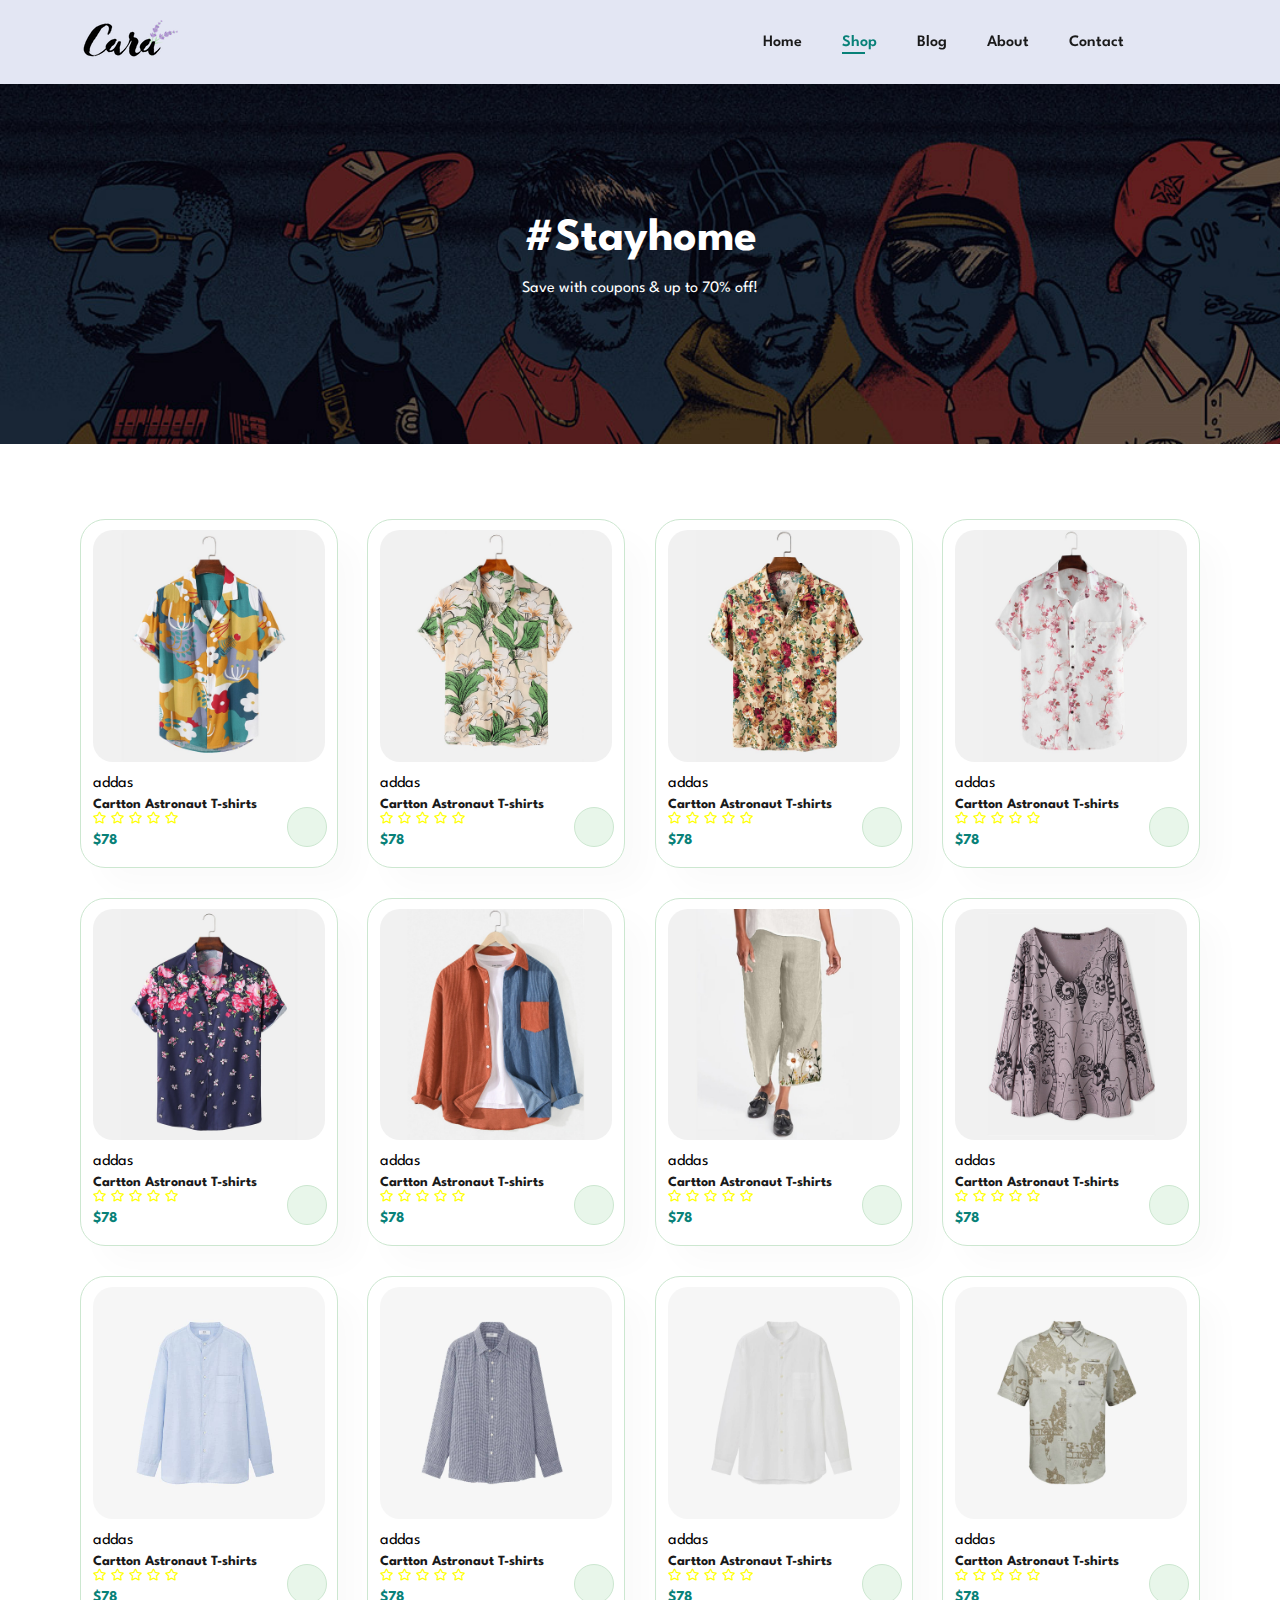
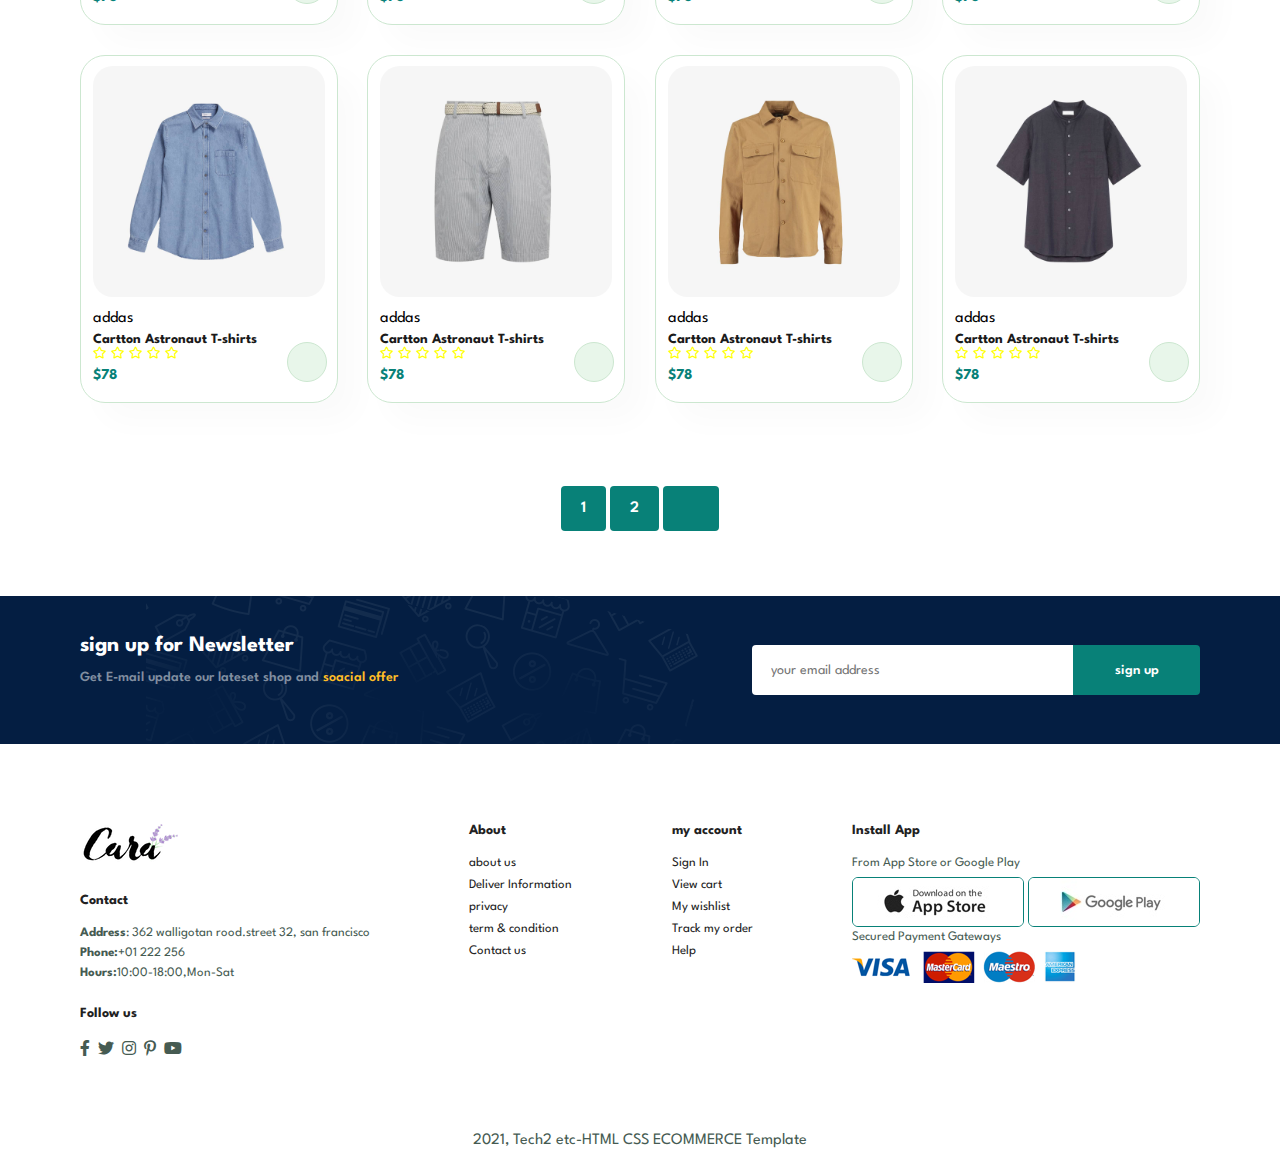
<file: PROJECT/shop.html>
<!DOCTYPE html>
<html lang="en">
<head>
    <meta charset="UTF-8">
    <meta http-equiv="X-UA-Compatible" content="IE=edge">
    <meta name="viewport" content="width=device-width, initial-scale=1.0">
    <title>TECH2ETC ECOMMERCE TURORIAL</title>
    <link rel="stylesheet" href="https://pro.fontawesome.com/releases/v5.10.0/css/all.css" />
    <link rel="stylesheet" href="style.css">
</head>
<body>
    <section id="header">
        <a href="#">
            <img src="img/logo.png " class="logo" alt="">
        </a>
        <div>
            <ul id="navbar">
                <li><a href="index.html">Home</a></li>
                <li><a class="active" href="shop.html">Shop</a></li>
                <li><a href="blog.html">Blog</a></li>
                <li><a href="about.html">About</a></li>
                <li><a href="contact.html">Contact</a></li>
                <li id="lg-bag"><a href="cart.html"><i class="far fa-shopping-bag"></i></i></a></li>
                <a href="#" id="close"><i class="far fa-times"></i></a>
                
            </ul>
        </div>
        <div id="mobile">
            <a href="cart.html"><i class="far fa-shopping-bag"></i></i></a>

            <i id="bar" class="far fa-outdent"></i>
        </div>
    </section>
    <section id="page-header">
      
        <h2>#Stayhome</h2>
      
        <p>Save with coupons & up to 70% off!</p>
        

    </section>

    <section id="product1" class="section-p1">
        <div class="pro-container">
            <div class="pro" onclick="window.location.href='sproduct.html';">
                <img src="img/products/f1.jpg">
                <div class="des">
                    <span>addas</span>
                    <h5>Cartton Astronaut T-shirts</h5>
                    <div class="star">
                    <i class="far fa-star"></i>
                    <i class="far fa-star"></i>
                    <i class="far fa-star"></i>
                    <i class="far fa-star"></i>
                    <i class="far fa-star"></i>
                </div>
                <h4>$78</h4>
            </div>
            <a href="#"><i class="far fa-shopping-cart cart"></i></a>
            </div>


            <div class="pro">
                <img src="img/products/f2.jpg">
                <div class="des">
                    <span>addas</span>
                    <h5>Cartton Astronaut T-shirts</h5>
                    <div class="star">
                    <i class="far fa-star"></i>
                    <i class="far fa-star"></i>
                    <i class="far fa-star"></i>
                    <i class="far fa-star"></i>
                    <i class="far fa-star"></i>
                </div>
                <h4>$78</h4>
            </div>
            <a href="#"><i class="far fa-shopping-cart cart"></i></a>
            </div>

            <div class="pro">
                <img src="img/products/f3.jpg">
                <div class="des">
                    <span>addas</span>
                    <h5>Cartton Astronaut T-shirts</h5>
                    <div class="star">
                    <i class="far fa-star"></i>
                    <i class="far fa-star"></i>
                    <i class="far fa-star"></i>
                    <i class="far fa-star"></i>
                    <i class="far fa-star"></i>
                </div>
                <h4>$78</h4>
            </div>
            <a href="#"><i class="far fa-shopping-cart cart"></i></a>
            </div>

            <div class="pro">
                <img src="img/products/f4.jpg">
                <div class="des">
                    <span>addas</span>
                    <h5>Cartton Astronaut T-shirts</h5>
                    <div class="star">
                    <i class="far fa-star"></i>
                    <i class="far fa-star"></i>
                    <i class="far fa-star"></i>
                    <i class="far fa-star"></i>
                    <i class="far fa-star"></i>
                </div>
                <h4>$78</h4>
            </div>
            <a href="#"><i class="far fa-shopping-cart cart"></i></a>
            </div>

            <div class="pro">
                <img src="img/products/f5.jpg">
                <div class="des">
                    <span>addas</span>
                    <h5>Cartton Astronaut T-shirts</h5>
                    <div class="star">
                    <i class="far fa-star"></i>
                    <i class="far fa-star"></i>
                    <i class="far fa-star"></i>
                    <i class="far fa-star"></i>
                    <i class="far fa-star"></i>
                </div>
                <h4>$78</h4>
            </div>
            <a href="#"><i class="far fa-shopping-cart cart"></i></a>
            </div>

            <div class="pro">
                <img src="img/products/f6.jpg">
                <div class="des">
                    <span>addas</span>
                    <h5>Cartton Astronaut T-shirts</h5>
                    <div class="star">
                    <i class="far fa-star"></i>
                    <i class="far fa-star"></i>
                    <i class="far fa-star"></i>
                    <i class="far fa-star"></i>
                    <i class="far fa-star"></i>
                </div>
                <h4>$78</h4>
            </div>
            <a href="#"><i class="far fa-shopping-cart cart"></i></a>
            </div>

            <div class="pro">
                <img src="img/products/f7.jpg">
                <div class="des">
                    <span>addas</span>
                    <h5>Cartton Astronaut T-shirts</h5>
                    <div class="star">
                    <i class="far fa-star"></i>
                    <i class="far fa-star"></i>
                    <i class="far fa-star"></i>
                    <i class="far fa-star"></i>
                    <i class="far fa-star"></i>
                </div>
                <h4>$78</h4>
            </div>
            <a href="#"><i class="far fa-shopping-cart cart"></i></a>
            </div>

            
            <div class="pro">
                <img src="img/products/f8.jpg">
                <div class="des">
                    <span>addas</span>
                    <h5>Cartton Astronaut T-shirts</h5>
                    <div class="star">
                    <i class="far fa-star"></i>
                    <i class="far fa-star"></i>
                    <i class="far fa-star"></i>
                    <i class="far fa-star"></i>
                    <i class="far fa-star"></i>
                </div>
                <h4>$78</h4>
            </div>
            <a href="#"><i class="far fa-shopping-cart cart"></i></a>
            </div>

   
            <div class="pro">
                <img src="img/products/n1.jpg">
                <div class="des">
                    <span>addas</span>
                    <h5>Cartton Astronaut T-shirts</h5>
                    <div class="star">
                    <i class="far fa-star"></i>
                    <i class="far fa-star"></i>
                    <i class="far fa-star"></i>
                    <i class="far fa-star"></i>
                    <i class="far fa-star"></i>
                </div>
                <h4>$78</h4>
            </div>
            <a href="#"><i class="far fa-shopping-cart cart"></i></a>
            </div>


            <div class="pro">
                <img src="img/products/n2.jpg">
                <div class="des">
                    <span>addas</span>
                    <h5>Cartton Astronaut T-shirts</h5>
                    <div class="star">
                    <i class="far fa-star"></i>
                    <i class="far fa-star"></i>
                    <i class="far fa-star"></i>
                    <i class="far fa-star"></i>
                    <i class="far fa-star"></i>
                </div>
                <h4>$78</h4>
            </div>
            <a href="#"><i class="far fa-shopping-cart cart"></i></a>
            </div>

            <div class="pro">
                <img src="img/products/n3.jpg">
                <div class="des">
                    <span>addas</span>
                    <h5>Cartton Astronaut T-shirts</h5>
                    <div class="star">
                    <i class="far fa-star"></i>
                    <i class="far fa-star"></i>
                    <i class="far fa-star"></i>
                    <i class="far fa-star"></i>
                    <i class="far fa-star"></i>
                </div>
                <h4>$78</h4>
            </div>
            <a href="#"><i class="far fa-shopping-cart cart"></i></a>
            </div>

            <div class="pro">
                <img src="img/products/n4.jpg">
                <div class="des">
                    <span>addas</span>
                    <h5>Cartton Astronaut T-shirts</h5>
                    <div class="star">
                    <i class="far fa-star"></i>
                    <i class="far fa-star"></i>
                    <i class="far fa-star"></i>
                    <i class="far fa-star"></i>
                    <i class="far fa-star"></i>
                </div>
                <h4>$78</h4>
            </div>
            <a href="#"><i class="far fa-shopping-cart cart"></i></a>
            </div>

            <div class="pro">
                <img src="img/products/n5.jpg">
                <div class="des">
                    <span>addas</span>
                    <h5>Cartton Astronaut T-shirts</h5>
                    <div class="star">
                    <i class="far fa-star"></i>
                    <i class="far fa-star"></i>
                    <i class="far fa-star"></i>
                    <i class="far fa-star"></i>
                    <i class="far fa-star"></i>
                </div>
                <h4>$78</h4>
            </div>
            <a href="#"><i class="far fa-shopping-cart cart"></i></a>
            </div>

            <div class="pro">
                <img src="img/products/n6.jpg">
                <div class="des">
                    <span>addas</span>
                    <h5>Cartton Astronaut T-shirts</h5>
                    <div class="star">
                    <i class="far fa-star"></i>
                    <i class="far fa-star"></i>
                    <i class="far fa-star"></i>
                    <i class="far fa-star"></i>
                    <i class="far fa-star"></i>
                </div>
                <h4>$78</h4>
            </div>
            <a href="#"><i class="far fa-shopping-cart cart"></i></a>
            </div>

            <div class="pro">
                <img src="img/products/n7.jpg">
                <div class="des">
                    <span>addas</span>
                    <h5>Cartton Astronaut T-shirts</h5>
                    <div class="star">
                    <i class="far fa-star"></i>
                    <i class="far fa-star"></i>
                    <i class="far fa-star"></i>
                    <i class="far fa-star"></i>
                    <i class="far fa-star"></i>
                </div>
                <h4>$78</h4>
            </div>
            <a href="#"><i class="far fa-shopping-cart cart"></i></a>
            </div>

            
            <div class="pro">
                <img src="img/products/n8.jpg">
                <div class="des">
                    <span>addas</span>
                    <h5>Cartton Astronaut T-shirts</h5>
                    <div class="star">
                    <i class="far fa-star"></i>
                    <i class="far fa-star"></i>
                    <i class="far fa-star"></i>
                    <i class="far fa-star"></i>
                    <i class="far fa-star"></i>
                </div>
                <h4>$78</h4>
            </div>
            <a href="#"><i class="far fa-shopping-cart cart"></i></a>
            </div>

        </div>
    </section>


    <section id="pageination" class="section-p1">
        <a href="#">1</a>
        <a href="#">2</a>
        <a href="#"><i class="far fa-long-arrow-alt-right"></i></a>
    </section>





    <section id="newsletter" class="section-p1 section-m1">
        <div class="newstext">
            <h4>sign up for Newsletter</h4>
            <p> Get E-mail update our lateset shop and <span>soacial offer</span></p>
        </div>
        <div class="form">
            <input type="text" placeholder="your email address">
            <button class="normal">sign up</button>

        </div>
    </section>

    <footer class="section-p1">
        <div class="col">
            <img class="logo" src="img/logo.png" alt="">
            <h4>Contact</h4>
            <p><strong >Address</strong>: 362 walligotan rood.street 32, san francisco</p>
            <p><strong>Phone:</strong>+01 222 256</p>
            <p><strong>Hours:</strong>10:00-18:00,Mon-Sat</p>
            <div class="follow">
                <h4>Follow us</h4>
                <div class="icon">
                    <i class="fab fa-facebook-f"></i>
                    <i class="fab fa-twitter"></i>
                    <i class="fab fa-instagram"></i>
                    <i class="fab fa-pinterest-p"></i>
                    <i class="fab fa-youtube"></i>
                </div>
            </div>
        </div>

        <div class="col">
            <h4>About</h4>
            <a href="#">about us</a>
            <a href="#">Deliver Information</a>
            <a href="#">privacy</a>
            <a href="#">term & condition</a>
            <a href="#">Contact us</a>
        </div>

        <div class="col">
            <h4>my account</h4>
            <a href="#">Sign In</a>
            <a href="#">View cart</a>
            <a href="#">My wishlist</a>
            <a href="#">Track my order</a>
            <a href="#">Help</a>
        </div>

        <div class="col install">
            <h4>Install App</h4>
            <p>From App Store or Google Play</p>
            <div class="row">
                <img src="img/pay/app.jpg" alt="">
                <img src="img/pay/play.jpg" alt="">
                </div>
                <p>Secured Payment Gateways</p>

                <img src="img/pay/pay.png">
        </div>
        
    </footer>
    
    <script src="script.js"></script>


    <div class="copyright">
        <p>2021, Tech2 etc-HTML CSS ECOMMERCE Template</p>
    </div>
</body>
</html>
</file>
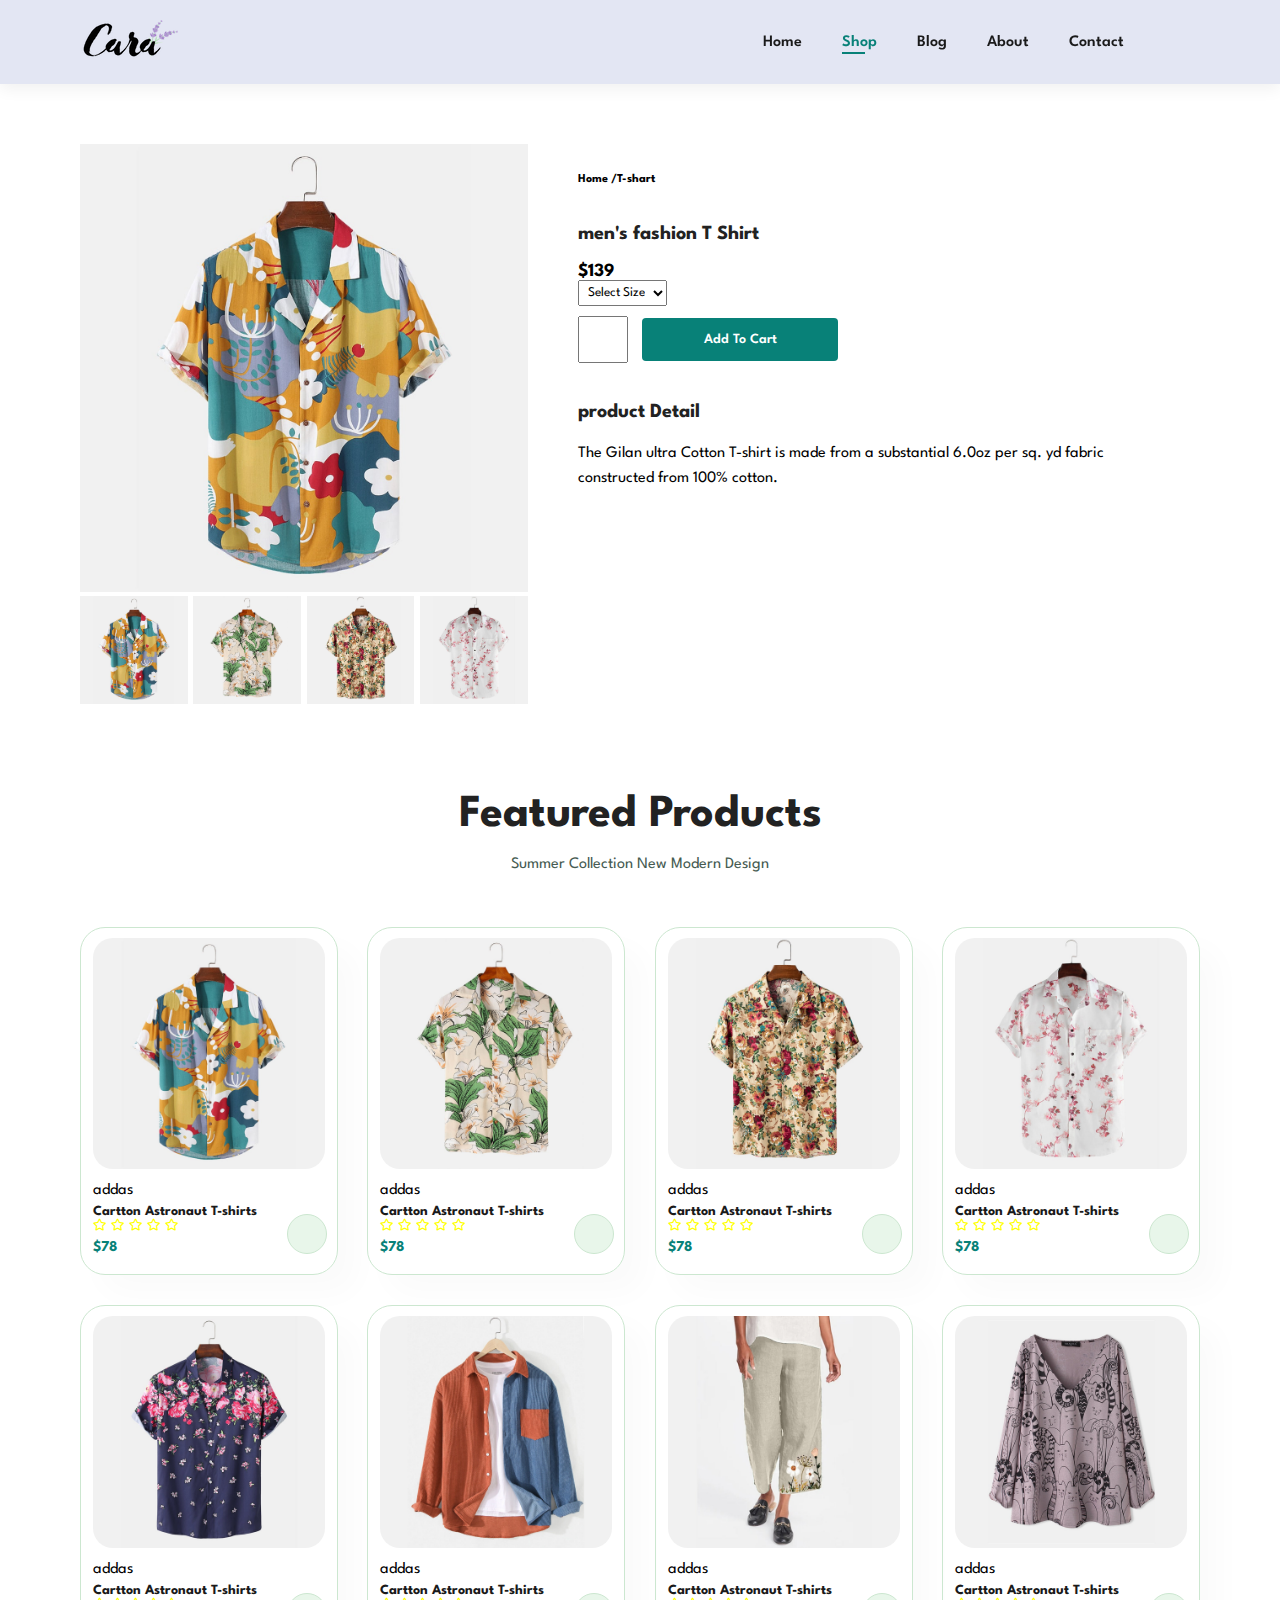
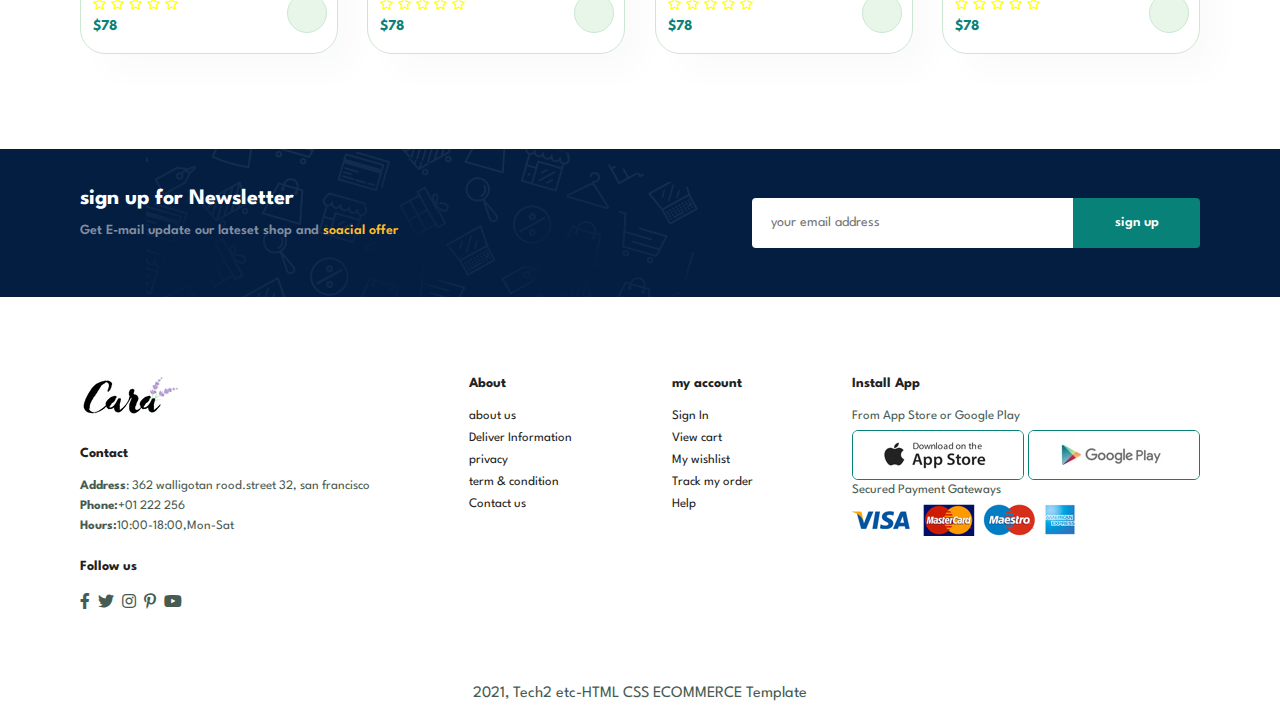
<file: PROJECT/sproduct.html>
<!DOCTYPE html>
<html lang="en">
<head>
    <meta charset="UTF-8">
    <meta http-equiv="X-UA-Compatible" content="IE=edge">
    <meta name="viewport" content="width=device-width, initial-scale=1.0">
    <title>TECH2ETC ECOMMERCE TURORIAL</title>
    <link rel="stylesheet" href="https://pro.fontawesome.com/releases/v5.10.0/css/all.css" />
    <link rel="stylesheet" href="style.css">
</head>
<body>
    <section id="header">
        <a href="#">
            <img src="img/logo.png " class="logo" alt="">
        </a>
        <div>
            <ul id="navbar">
                <li><a href="index.html">Home</a></li>
                <li><a class="active" href="shop.html">Shop</a></li>
                <li><a href="blog.html">Blog</a></li>
                <li><a href="about.html">About</a></li>
                <li><a href="contact.html">Contact</a></li>
                <li id="lg-bag"><a href="cart.html"><i class="far fa-shopping-bag"></i></i></a></li>
                <a href="#" id="close"><i class="far fa-times"></i></a>
                
            </ul>
        </div>
        <div id="mobile">
            <a href="cart.html"><i class="far fa-shopping-bag"></i></i></a>

            <i id="bar" class="far fa-outdent"></i>
        </div>
    </section>

    <section id="prodetails" class="section-p1">
        <div class="single-pro-imge">
            <img src="img/products/f1.jpg" width="100%" id="MainImg">

            <div class="samll-img-group">
                <div class="samll-img-col">
                    <img src="img/products/f1.jpg" width="100%" class="small-img">
                </div>
                <div class="samll-img-col">
                    <img src="img/products/f2.jpg" width="100%" class="small-img">
                </div>
                <div class="samll-img-col">
                    <img src="img/products/f3.jpg" width="100%" class="small-img">
                </div>
                <div class="samll-img-col">
                    <img src="img/products/f4.jpg" width="100%" class="small-img">
                </div>
            </div>


        </div>

        <div class="single-pro-details">
            <h6>Home /T-shart</h6>
            <h4>men's fashion T Shirt</h4>
            <h3>$139</h3>
            <select>
                <option>Select Size</option>
                <option>XL</option>
                <option>XXL</option>
                <option>Small</option>
                <option>Large</option>
            </select>
            <input type="number" value=""1>
            <button class="normal">Add To Cart</button>
            <h4>product Detail</h4>
            <span>The Gilan ultra Cotton T-shirt is made from a substantial 6.0oz per sq. yd fabric constructed from 100% cotton.</span>
        </div>
    </section>

    
    <section id="product1" class="section-p1">
        <h2>Featured Products</h2>
        <p>Summer Collection New Modern Design</p>
        <div class="pro-container">
            <div class="pro">
                <img src="img/products/f1.jpg">
                <div class="des">
                    <span>addas</span>
                    <h5>Cartton Astronaut T-shirts</h5>
                    <div class="star">
                    <i class="far fa-star"></i>
                    <i class="far fa-star"></i>
                    <i class="far fa-star"></i>
                    <i class="far fa-star"></i>
                    <i class="far fa-star"></i>
                </div>
                <h4>$78</h4>
            </div>
            <a href="#"><i class="far fa-shopping-cart cart"></i></a>
            </div>


            <div class="pro">
                <img src="img/products/f2.jpg">
                <div class="des">
                    <span>addas</span>
                    <h5>Cartton Astronaut T-shirts</h5>
                    <div class="star">
                    <i class="far fa-star"></i>
                    <i class="far fa-star"></i>
                    <i class="far fa-star"></i>
                    <i class="far fa-star"></i>
                    <i class="far fa-star"></i>
                </div>
                <h4>$78</h4>
            </div>
            <a href="#"><i class="far fa-shopping-cart cart"></i></a>
            </div>

            <div class="pro">
                <img src="img/products/f3.jpg">
                <div class="des">
                    <span>addas</span>
                    <h5>Cartton Astronaut T-shirts</h5>
                    <div class="star">
                    <i class="far fa-star"></i>
                    <i class="far fa-star"></i>
                    <i class="far fa-star"></i>
                    <i class="far fa-star"></i>
                    <i class="far fa-star"></i>
                </div>
                <h4>$78</h4>
            </div>
            <a href="#"><i class="far fa-shopping-cart cart"></i></a>
            </div>

            <div class="pro">
                <img src="img/products/f4.jpg">
                <div class="des">
                    <span>addas</span>
                    <h5>Cartton Astronaut T-shirts</h5>
                    <div class="star">
                    <i class="far fa-star"></i>
                    <i class="far fa-star"></i>
                    <i class="far fa-star"></i>
                    <i class="far fa-star"></i>
                    <i class="far fa-star"></i>
                </div>
                <h4>$78</h4>
            </div>
            <a href="#"><i class="far fa-shopping-cart cart"></i></a>
            </div>

            <div class="pro">
                <img src="img/products/f5.jpg">
                <div class="des">
                    <span>addas</span>
                    <h5>Cartton Astronaut T-shirts</h5>
                    <div class="star">
                    <i class="far fa-star"></i>
                    <i class="far fa-star"></i>
                    <i class="far fa-star"></i>
                    <i class="far fa-star"></i>
                    <i class="far fa-star"></i>
                </div>
                <h4>$78</h4>
            </div>
            <a href="#"><i class="far fa-shopping-cart cart"></i></a>
            </div>

            <div class="pro">
                <img src="img/products/f6.jpg">
                <div class="des">
                    <span>addas</span>
                    <h5>Cartton Astronaut T-shirts</h5>
                    <div class="star">
                    <i class="far fa-star"></i>
                    <i class="far fa-star"></i>
                    <i class="far fa-star"></i>
                    <i class="far fa-star"></i>
                    <i class="far fa-star"></i>
                </div>
                <h4>$78</h4>
            </div>
            <a href="#"><i class="far fa-shopping-cart cart"></i></a>
            </div>

            <div class="pro">
                <img src="img/products/f7.jpg">
                <div class="des">
                    <span>addas</span>
                    <h5>Cartton Astronaut T-shirts</h5>
                    <div class="star">
                    <i class="far fa-star"></i>
                    <i class="far fa-star"></i>
                    <i class="far fa-star"></i>
                    <i class="far fa-star"></i>
                    <i class="far fa-star"></i>
                </div>
                <h4>$78</h4>
            </div>
            <a href="#"><i class="far fa-shopping-cart cart"></i></a>
            </div>

            
            <div class="pro">
                <img src="img/products/f8.jpg">
                <div class="des">
                    <span>addas</span>
                    <h5>Cartton Astronaut T-shirts</h5>
                    <div class="star">
                    <i class="far fa-star"></i>
                    <i class="far fa-star"></i>
                    <i class="far fa-star"></i>
                    <i class="far fa-star"></i>
                    <i class="far fa-star"></i>
                </div>
                <h4>$78</h4>
            </div>
            <a href="#"><i class="far fa-shopping-cart cart"></i></a>
            </div>

        </div>
    </section>
   

    <section id="newsletter" class="section-p1 section-m1">
        <div class="newstext">
            <h4>sign up for Newsletter</h4>
            <p> Get E-mail update our lateset shop and <span>soacial offer</span></p>
        </div>
        <div class="form">
            <input type="text" placeholder="your email address">
            <button class="normal">sign up</button>

        </div>
    </section>

    

    <footer class="section-p1">
        <div class="col">
            <img class="logo" src="img/logo.png" alt="">
            <h4>Contact</h4>
            <p><strong >Address</strong>: 362 walligotan rood.street 32, san francisco</p>
            <p><strong>Phone:</strong>+01 222 256</p>
            <p><strong>Hours:</strong>10:00-18:00,Mon-Sat</p>
            <div class="follow">
                <h4>Follow us</h4>
                <div class="icon">
                    <i class="fab fa-facebook-f"></i>
                    <i class="fab fa-twitter"></i>
                    <i class="fab fa-instagram"></i>
                    <i class="fab fa-pinterest-p"></i>
                    <i class="fab fa-youtube"></i>
                </div>
            </div>
        </div>

        <div class="col">
            <h4>About</h4>
            <a href="#">about us</a>
            <a href="#">Deliver Information</a>
            <a href="#">privacy</a>
            <a href="#">term & condition</a>
            <a href="#">Contact us</a>
        </div>

        <div class="col">
            <h4>my account</h4>
            <a href="#">Sign In</a>
            <a href="#">View cart</a>
            <a href="#">My wishlist</a>
            <a href="#">Track my order</a>
            <a href="#">Help</a>
        </div>

        <div class="col install">
            <h4>Install App</h4>
            <p>From App Store or Google Play</p>
            <div class="row">
                <img src="img/pay/app.jpg" alt="">
                <img src="img/pay/play.jpg" alt="">
                </div>
                <p>Secured Payment Gateways</p>

                <img src="img/pay/pay.png">
        </div>
        
    </footer>
    

    <script>
        var MainImg=document.getElementById("MainImg");
        var smallimg=document.getElementsByClassName("small-img");

        smallimg[0].onclick =function(){
            MainImg.src=smallimg[0].src;
        }

        smallimg[1].onclick =function(){
            MainImg.src=smallimg[1].src;
        }

        smallimg[2].onclick =function(){
            MainImg.src=smallimg[2].src;
        }

        smallimg[3].onclick =function(){
            MainImg.src=smallimg[3].src;
        }
    </script>
    <script src="script.js"></script>


    <div class="copyright">
        <p>2021, Tech2 etc-HTML CSS ECOMMERCE Template</p>
    </div>
</body>
</html>
</file>
<file: PROJECT/style.css>
@import url('https://fonts.googleapis.com/css2?family=Spartan:wght@100;200;300;400;500;600;700;800;900&display=swap');
*{
    margin: 0;
    padding: 0;
    box-sizing: border-box;
    font-family: 'Spartan',sans-serif;
}
h1{
    font-size:50px;
    line-height: 64px;
    color: #222;
}
h2{
    font-size: 46px;
    line-height: 54px;
    color: #222;
}
h4{
    font-size: 20px;
    color: #222;
}
h6{
    font-weight: 700;
    font-size: 12px;
}
p{
    font-size: 16px;
    color:#465b52;
    margin: 15px 0 20px 0;
}

.section-p1{
    padding: 40px 80px;
}
.section-m1{
    margin: 40px 0;;
}


button.normal{
    font-size: 14px;
    font-weight: 600;
    padding: 15px 30px;
    color: #000;
    background-color: #fff;
    border-radius: 4px;
    cursor: pointer;
    border: none;
    outline: none;
    transition: 02s  ;
    width: 35%;
   
}

button.white{
    font-size: 13px;
    font-weight: 600;
    padding: 11px 18px;
    color: #fff;
    background-color:transparent;
    border-radius: 4px;
    cursor: pointer;
    border: 1px solid #fff;
    outline: none;
    transition: 02s  ;
    background-repeat: no-repeat;
    width: 50%;
}


body{
    width: 100%;
}


/* header start*/
 #header{
    display:flex;
    align-items: center;
    justify-content: space-between;
    padding: 20px 80px;
    background-color: #E3E6F3;
    box-shadow: 0 5px 15px rgba(0, 0, 0,0.06);
    z-index: 999;
    position: sticky;
    top: 0;
    left: 0;
 }

 #navbar{
    display: flex;
    align-items: center;
    justify-content:center ;
 }

#navbar li{
list-style: none;
padding: 0 20px;
position: relative;
}

#navbar li a{
    text-decoration: none;
    font-size: 16px;
    font-weight: 600;
    color: #1a1a1a;
    transition: 0.3s ease;
}

#navbar li a:hover,
#navbar li a.active{
color: #088178;
}

#navbar li a.active::after,
#navbar li a:hover:after{
    content: "";
    width: 30%;
    height: 2px;
    background-color: #088178;
    position: absolute;
    bottom: -4px;
    left: 20px;
    
}

#mobile{
    display: none;
    align-items: center;
}

#close{
    display: none;
}

/*home page*/
#hero{
    background-image:url("img/hero4.png") ;
    height: 90vh;
    width: 100%;
    background-size:cover;
    background-position: top 25% right 0;
    padding: 0 80px;
    display: flex;
    flex-direction: column;
    align-items: flex-start;
    justify-content: center;
}

#hero h4{
    padding-bottom: 15px;
}
#hero h1{
    color:#099178;
}

#hero button{
    background-image: url("img/button.png");
    background-color: transparent;
    color: #088178;
    border: 0;
    padding: 14px 80px 14px 65px;
    background-repeat: no-repeat;
    cursor: pointer;
    font-weight: 700px;

}
#feature{
    display: flex;
    align-items: center;
    justify-content: space-between;
    flex-wrap: wrap;
}

#feature .fe-box{
    width: 180px;
    text-align: center;
    padding: 25px 15px;
    box-shadow: 20px 20px 24px rgba(0, 0, 0,0.06);
    border: 1px solid #cce7d0;
    border-radius: 4px;
    margin: 15px 0;
}
#feature .fe-box:hover{
    box-shadow: 10px 10px 54px rgba(70, 62, 221,0.1);
}
 
#feature .fe-box img{
width: 100%;
margin-bottom: 10px;

}
#feature .fe-box h6{
    display: inline-block;
    padding: 9px 8px 6px 8px;
    line-height: 1;
    border-radius: 4px;
    color: #088178;
    background-color: #fddde4;
}
#feature .fe-box:nth-child(2) h6{
    background-color: #cdebbc;
}
#feature .fe-box:nth-child(3) h6{
    background-color: #d1e8f2;
}
#feature .fe-box:nth-child(4) h6{
    background-color: #cdd4f8;
}
#feature .fe-box:nth-child(5) h6{
    background-color: #f6dbf6;
}
#feature .fe-box:nth-child(6) h6{
    background-color: #fff2e5;
}

#product1{
    text-align: center;
}

#product1 .pro-container{
    display: flex;
    justify-content: space-between;
    padding-top: 20px;
    flex-wrap: wrap;
}

#product1 .pro{
    width: 23%;
    min-width: 250px;
    padding: 10px 12px;
    border: 1px solid #cce7d0;
    border-radius: 25px;
    cursor: pointer;
    box-shadow: 20px 20px 30px rgb(0, 0, 0,0.02);
    margin: 15px 0;
    transition: 0.2s ease;
    position: relative;
}

#product1 .pro:hover{
    box-shadow: 20px 20px 30px rgba(0, 0, 0,0.06);
}

#product1 .pro img{
    width:100%;
    border-radius: 20px;
}

#product1 .pro .des{
    text-align: start;
    padding: 10px 0px;
}

#product .pro .des span{
    color:#606063;
    font-size: 12px;
}

#product1 .pro .des h5{
    padding-top: 7px;
    color: #1a1a1a;
    font-size: 14px;
}

#product1 .pro .des i{
    font-size: 12px;
    color: yellow;
}
#product1 .pro .des h4{
    padding-top: 7px;
    font-size: 15px;
    font-weight: 700;
    color: #088178;
}

#product1 .pro .cart{
    width: 40px;
    height: 40px;
    line-height: 40px;
    border-radius: 50px;
    background-color: #e8f6ea;
    font-weight: 500;
    color: #088178;
    border: 1px solid #cce7d0;
    position: absolute;
    bottom: 20px;
    right: 10px;
}

#banner{
    display: flex;
    flex-direction: column;
    justify-content: center;
    align-items: center;
    text-align: center;
    background-image: url(img/banner/b2.jpg);
    width: 100%;
    height: 40vh;
    background-size: cover;
    background-position: center;
}
#banner h4{
color: #fff;
font-size: 16px;
}

#banner h2{
    color: #fff;
    font-size: 30px;
    padding: 10px 0;
}

#banner h2 span{
    color: #ef3636;
}

#banner button:hover{
    background-color: #088178;
    color: #fff;
}

#sm-banner{
    display: flex;
    justify-content:space-between;
    flex-wrap: wrap;
}


#sm-banner .banner-box{

    display: flex;
    flex-direction: column;
    justify-content: center;
    align-items: flex-start;
    background-image: url(img/banner/b17.jpg);
    min-width: 580px;
    height:50vh;
    background-size: cover;
    background-position: center;
    padding: 30px;
}

#sm-banner .banner-box2{
    background-image: url(img/banner/b10.jpg);
}

#sm-banner h4{
    color: #fff;
    font-size: 20px;
    font-weight: 300;
}


#sm-banner h2{
    color: #fff;
    font-size: 28px;
    font-weight: 800;
}


#sm-banner span{
    color: #fff;
    font-size: 14px;
    font-weight: 500;
    padding-bottom: 15px;
}



#sm-banner .banner-box:hover button{
    background-color: #099178;
    border: 1px solid black;
}

#banner3 {
    display: flex;
    justify-content: space-between;
    flex-wrap: wrap;
    padding: 0 80px;
}

#banner3 .banner-box{
    display: flex;
    flex-direction: column;
    justify-content: center;
    align-items: flex-start;
    background-image: url(img/banner/b7.jpg);
    min-width: 30%;
    height:30vh;
    background-size: cover;
    background-position: center;
    padding: 20px;
    margin-bottom: 20px;
}

#banner3 .banner-box2{
    background-image: url(img/banner/b4.jpg);
}

#banner3 .banner-box3{
    background-image: url(img/banner/b18.jpg);
}

#banner3 h2{

    color: #fff;
    font-weight: 900;
    font-size: 22px;
}

#banner3 h3{
    color: #ec544e;
    font-weight: 800;
    font-size: 15px;
}



#newsletter{
    display: flex;
    justify-content: space-between;
    flex-wrap: wrap;
    align-items: center;
    background-image: url(img/banner/b14.png);
    background-repeat: no-repeat;
    background-position: 20% 20%;
    background-color: #041e42;
  
}

#newsletter h4{
    font-size: 22px;
    font-weight: 700;
    color: #fff;

}

#newsletter p{
    font-size: 14px;
    font-weight: 600;
    color: #818ea0;
    
}

#newsletter p span{
    color: #ffbd27;
}

#newsletter .form{
    display: flex;
    width: 40%;
}

#newsletter input{
    height: 3.125rem;
    padding: 01.25em;
    font-size: 14px;
    width: 100%;
    border: 1px solid transparent;
    border-radius: 4px;
    outline: none;
    border-top-right-radius: 0;
    border-bottom-right-radius:0 ;
}

#newsletter button{
    background-color: #088178;
    color: #fff;
    white-space: nowrap;
    border-top-left-radius: 0;
    border-bottom-left-radius:0 ;
}



footer{
    display: flex;
    flex-wrap: wrap;
    justify-content: space-between;

}
 footer .col{
    display: flex;
    flex-direction: column;
    align-items: flex-start;
    margin-bottom: 20px;
 }


footer .logo{
    margin-bottom: 30px;
}

footer h4{
    font-size: 14px;
    padding-bottom: 20px;

}
footer p{
    font-size: 13px;
    margin: 0 0 8px 0;
}

footer a{
    font-size: 13px;
    text-decoration: none;
    color: #222;
    margin: 0 0 8px 0;
    margin-bottom: 10px;
}

footer .follow{
margin-top: 20px;

}

footer .follow i{
    color: #465b52;
    padding-right: 4px;
    cursor: pointer;
    }

footer .install .row img{
    border: 1px solid #088178;
    border-radius: 6px;
}

footer install img{
    margin: 10px 0 15px 0;
}

footer .follow i:hover,
footer a:hover{
    color: #088178;

}

.copyright{
    width: 100%;
   text-align: center;
}



/*shop page */

#page-header{
    background-image: url(img/banner/b1.jpg);
    width: 100%;
    height: 40vh;
    background-size: cover;
    display: flex;
    justify-content: center;
    text-align: center;
    flex-direction: column;
    padding: 40px;
}

#page-header h2,
#page-header p{
    color: #fff;
}

#pageination{
    text-align: center;
    
}
#pageination a{
    text-decoration: none;
    background-color: #088178;
    padding: 15px 20px;
    border-radius: 4px;
    color: #fff;
    font-weight: 600;
}

#pagination a i{
    font-size: 16px;
    font-weight: 600;
}

/* single product */

#prodetails .single-pro-imge{
    width: 40%;
    margin-right: 50px;
}

.samll-img-group{
    display: flex;
    justify-content: space-between;

}

.samll-img-col{
    flex-basis: 24%;
    cursor: pointer;
}

#prodetails{
    display: flex;
    margin-top:20px ;
}

#prodetails .single-pro-details{
    width: 50%;
    padding-top: 30px;
}

#prodetails .single-pro-details h4{
    padding: 40px 0 20px 0;
}

#prodetails .single-pro-details h2{
    font-size: 26px;
}


#prodetails .single-pro-details select{
    display: block;
    padding: 5px;
    margin-bottom: 10px;
}

#prodetails .single-pro-details input{
    width: 50px;
    height: 47px;
    padding-left: 10px;
    font-size: 16px;
    margin-right: 10px;
}

#prodetails .single-pro-details input:focus{
    outline: none;
}

#prodetails .single-pro-details span{
    line-height: 25px;
}

#prodetails .single-pro-details button{
    background-color: #088178;
    color: #fff;
}


#blog{
    padding: 150px 150px 0 150px;
}


/* block page */
#page-header.blog-header{
    background-image: url(img/banner/b19.jpg);
}

#blog .blog-box{
    display: flex;
    align-items: center;
    width: 100%;
    position: relative;
    padding-bottom: 90px;
}

#blog .blog-img{
    width: 50%;
    margin-right: 40px;
}

#blog img{
    width: 100%;
    height: 300px;
    object-fit: cover;
}

#blog .blog-details{
    width: 50%;
}

#blog .blog-details a{
    text-decoration: none;
    font-size: 11px;
    color: black;
    font-weight: 700;
    position: relative;
    transition: 0.3s;
}

#blog .blog-details a::after{
    content:"";
    width: 50px;
    height: 1px;
    background-color: #000;
    position: absolute;
    top: 4px;
    right: -60px;
}

#blog .blog-details a:hover{
    color: #088178;

}

#blog .blog-details a:hover::after{
    background-color: #088178;
}

#blog .blog-box h1{
    position: absolute;
    top: -40px;
    left: 0;
    font-size: 70px;
    font-weight: 700;
    color: #c9c9c9;
    z-index: -9;
}



/* about us page */

#page-header.about-header{
    background-image: url("img/about/banner.png");
}

#about-head{
    display: flex;  
    align-items: center;
}

#about-head img{
    width: 50%;
    height: auto;

}
#about-head div{
    padding-left: 40px;
}

#about-app{
    text-align: center;
}

#about-app .video{
    width: 70%;
    height: 100%;
    margin: 30px auto 0 auto;
}

#about-app .video video{
    width: 100%;
    height: 100%;
    border-radius: 20px;

}
/*contact*/

#contact-details{
    display: flex;
    align-items: center;
    justify-content: space-between;
}

#contact-details .details{
    width: 40%;
}

#contact-details .details span,
#form-details form span{
    font-size: 12px;
}s

#contact-details .details h2,
#form-details form h2{
    font-size: 26px;
    line-height: 35px;
    padding: 20px 0;
}

#contact-details .details h3{
    font-size: 16px;
    padding-bottom: 15px;
}


#contact-details .details li{
    list-style: none;
    display: flex;
    padding: 10px 0;
}


#contact-details .details li i{
    font-size: 14px;
    padding-right: 22px;

}


#contact-details .details li p{
    margin: 0;
    font-size: 14px;
}

#contact-details .map{
    width: 55%;
    height: 400px;
}

#contact-details .map iframe{
    width: 100%;
    height: 100%;
}

#form-details{
    display: flex;
    justify-content: space-between;
    margin: 30px;
    padding: 80px;
    border: 1px solid #e1e1e1;
}

#form-details form{
    width: 65%;
    display: flex;
    flex-direction: column;
    align-items: flex-start;
}

#form-details form input,
#form-details form textarea{
    width: 100%;
    padding: 12px 15px;
    outline: none;
    margin-bottom: 20px;
    border: 1px solid #e1e1ee;
}

#form-details form button{
    background-color: #088178;
    color: #fff;
}

#form-details .people div{
    padding-bottom: 25px;
    display: flex;
    align-items: flex-start;
}


#form-details .people div img{
    width: 65px;
    height: 65px;
    object-fit: cover;
    margin-right: 15px;
}


#form-details .people div  p{
    margin: 0;
    font-size: 13px;
    line-height: 25px;
}

#form-details .people div p span{
    display: block;
    font-size: 16px;
    font-weight: 600;
    color: #000;
}

/*cart page*/

#cart{
    overflow-x: auto;
}

#cart table{
    width: 100%;
    border-collapse: collapse;
    table-layout: fixed;
    white-space: nowrap;
}
#cart table img{
    width: 70px;
}

#cart table td:nth-child(1){
    width: 100px;
    text-align: center;
}
#cart table td:nth-child(2){
    width: 150px;
    text-align: center;
}
#cart table td:nth-child(3){
    width: 250px;
    text-align: center;
}
#cart table td:nth-child(4),
#cart table td:nth-child(5),
#cart table td:nth-child(6){
    width: 150px;
    text-align: center;
}
#cart table td:nth-child(5) input{
    width: 70px;
    padding:10px 5px 10px 15px;
}

#cart table thead{
    border: 1px solid #e2e9e1;
    border-left: none;
    border-right: none;
}

#cart table thead td{
    font-weight: 700;
    text-transform: uppercase;
    font-size: 13px;
    padding: 18px 0;
}


#cart table tbody tr td{
    padding-top: 15px;
}

#cart table tbody td{
    font-size: 13px;
}

#cart-add{
    display: flex;
    flex-wrap: wrap;
    justify-content: space-between;
}

#coupon{
    width: 50%;
    margin-bottom: 30px;
}

#coupon h3,
#Subtotal h3{
    padding-bottom: 15px;

}

#coupon input{
    padding: 10px 20px;
    outline: none;
    width: 60%;
    margin-right: 10px;
    border: 1px solid #e2e9e1;
}

#coupon button,
#Subtotal button{
    background-color: #088178;
    color: #fff;
    padding: 12px 20px;
}

#Subtotal{
    width: 50%;
    margin-bottom: 30px;
    border: 1px solid #e2e9e1;
    padding: 30px;
}

#Subtotal table{
    border-collapse: collapse;
    width: 100%;
    margin-bottom: 20px;
}

#Subtotal table td{
    width: 50%;
    border: 1px solid #e2e9e1;
    padding: 10px;
    font-size: 13px;
}


/*mobile*/

@media (max-width:799px){
    .section-p1{
        padding: 40px 40px;
    }
    #navbar {
        display: flex;
        flex-direction: column;
        align-items: flex-start;
        justify-content: flex-start;
        position: fixed;
        top: 0;
        right: -300px;
        height: 100vh;
        width: 300px;
        background-color:#E3E6F3 ;
        box-shadow: 0 40PX 60PX rgba(0, 0, 0, 0.1);
        padding: 80px 0 0 10px;
    }
    #navbar.active{
        right: 0px;
    }

    #mobile{
        display: flex;
        align-items: center;
    }

    #mobile i{
        color: #1a1a1a;
        font-size: 20px;
        padding: 20px;
    }
    #close{
        display: initial;
        position: absolute;
        top:30px;
        left:30px;
        color: #222;
        font-size: 24px;
    }
    #lg-bag{
        display: none;
    }
    #hero{
       height: 70vh;
       padding: 0 80px;
       background-position: top 30% right 30%;

    }
    #feature{
        justify-content: center;
    }

    #feature .fe-box{
        margin: 15px 15px;

    }
    #product1 .pro-container {
        justify-content: center;
    }*
    #product .pro{
        margin: 15px;

    }
    #banner{
        height: 20vh;
    }

    #sm-banner .banner-box{
        min-width: 100%;
        height: 30vh;
    }
    #banner3{
        padding: 0 40px;
    }

    #banner3 .banner-box{
        width: 28%;
    }
    /*contact page*/
    #form-details{
        padding: 40px;
    }
    #form-details form{
        width: 50%;
    }



}

@media (max-width: 477px){
    .section-p1 {
        padding: 20px;
    }
    #header{
        padding: 10px 30px;
    }

    #hero{
        padding: 0 20px;
        background-position: 55%;
        
    }
    h1{
        font-size: 38px;
    }
    h2{
        font-size:32px;
    }
    
    #feature{
        justify-content: space-between;
    }

    #feature .fe-box{
        width: 155px;
        margin: 0 0 15px 0;
    }

    #product1 .pro{
        width: 100%;
    }
    #banner{
        height: 40vh;
    }

    #sm-banner .banner-box{
        height: 40vh;
    }

    #banner3{
        padding: 0 20px;
    }

    #banner3 .banner-box{
        width: 100%;
    }

    #newsletter{
        padding:40px 20px;
    }

    #newsletter .form{
        width: 100%;
    }
    footer .copyright{
        text-align: start;
    }

    /* single product*/

    #prodetails{
        display: flex;
        flex-direction: column;
    }
    #prodetails .single-pro-imge{
        width: 100%;
        margin-right: 0px;
    }

    #prodetails .single-pro-details{
        width: 100%;
    }
    

    /*blog page*/
    #blog{
        padding: 100px 10px 0 20px;
    }

    #blog .blog-box{
        display: flex;
        flex-direction: column;
        align-items: flex-start;
    }

    #blog .blog-img{
        width: 100%;
        margin-right: 0px;
        margin-bottom: 30px;
    }

    #blog .blog-details{
        width: 100%;
    }

    /* about page*/
    #about-head {
        flex-direction: column;
    }
    #about-head img {
        width: 100%;
        margin-bottom: 20px;

    }
    #about-head div{
        padding-left: 0px;
    }
    #about-app .video {
        width: 100%;
        
    }

    /*contact page*/
    #contact-details{
        flex-direction: column;
    }
    #contact-details .details{
        width: 100%;
        margin-bottom: 30px;
    }
    #contact-details .map{
        width: 100%;
        height: 400px;
    }
    #form-details{
        margin: 10px;
        padding: 30px 10px;
        flex-wrap: wrap;
    }
    #form-details form{
        width: 100%;
        margin-bottom:30px ;
    }

    /* cart Page*/
    #cart-add{
        flex-direction: column;
    }
    #coupon{
        width: 100%;

    }
    #Subtotal{
        width: 100%;
    }


}
</file>
